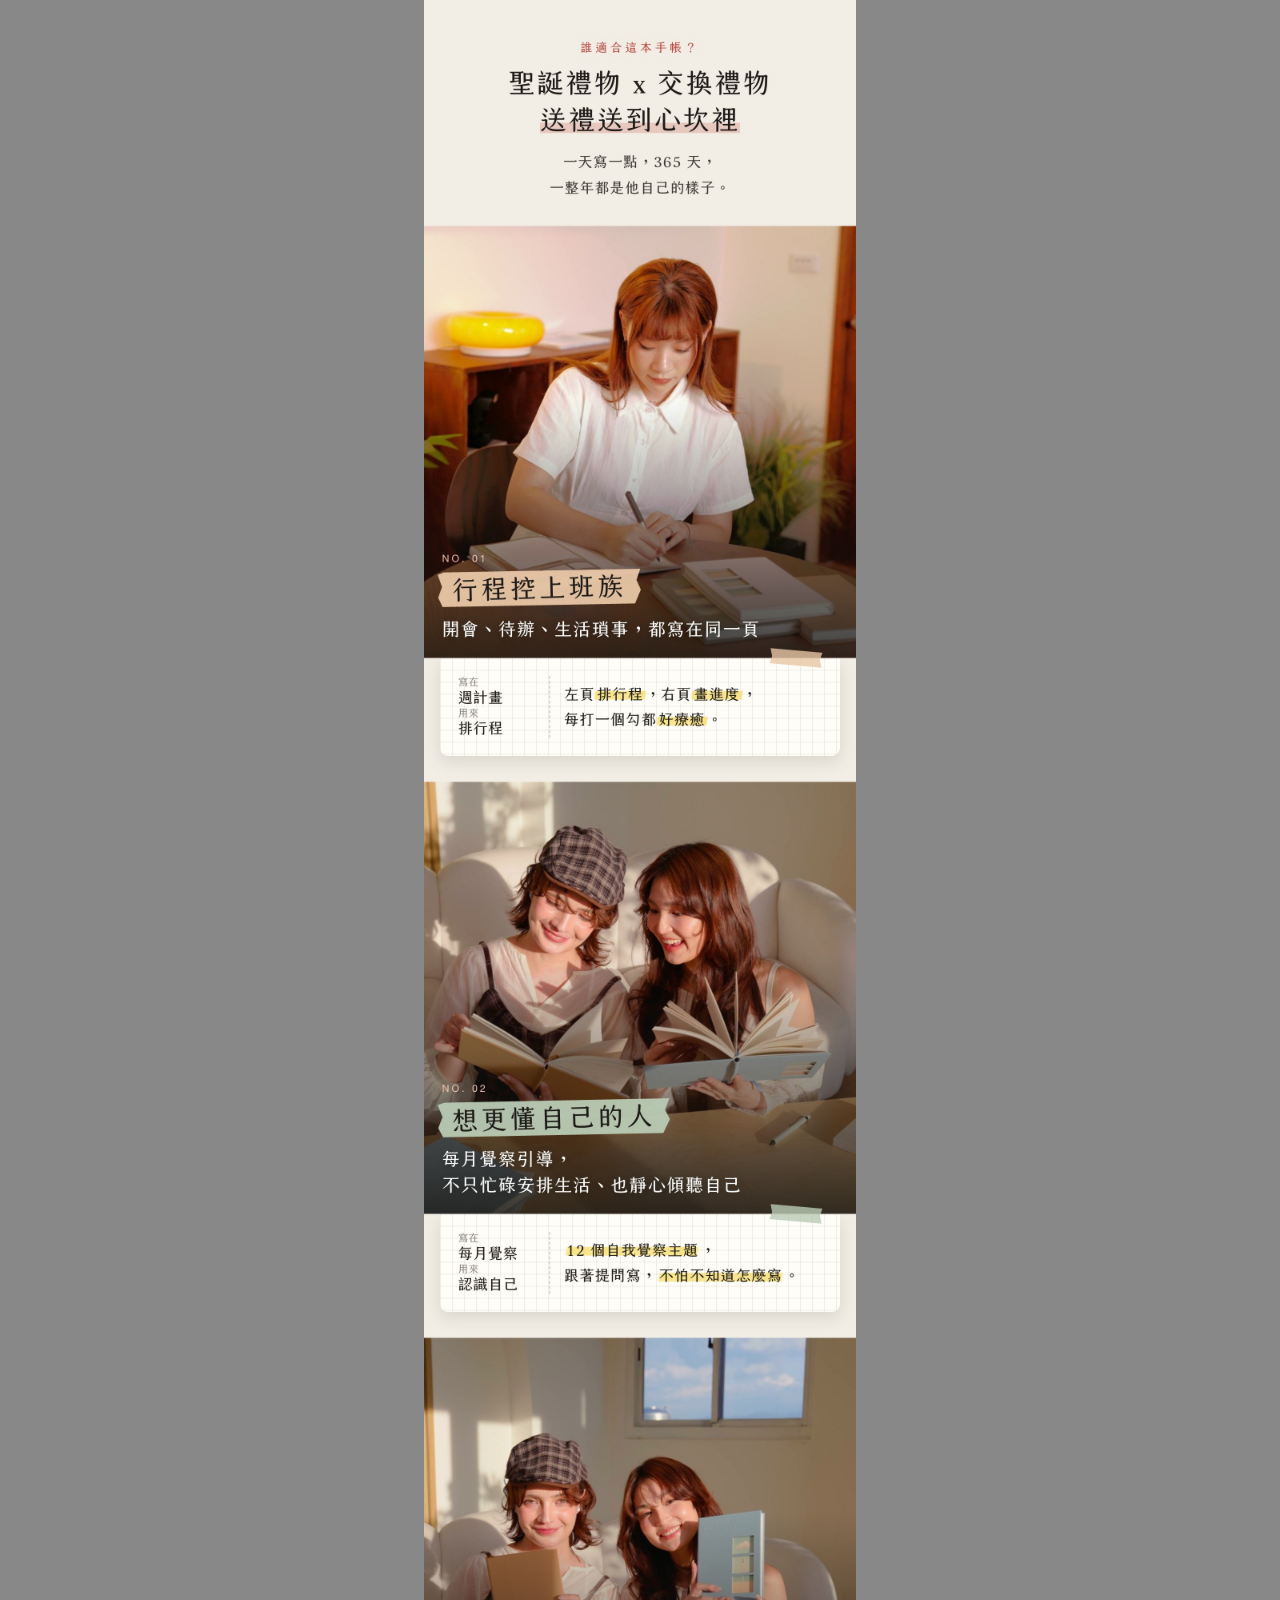
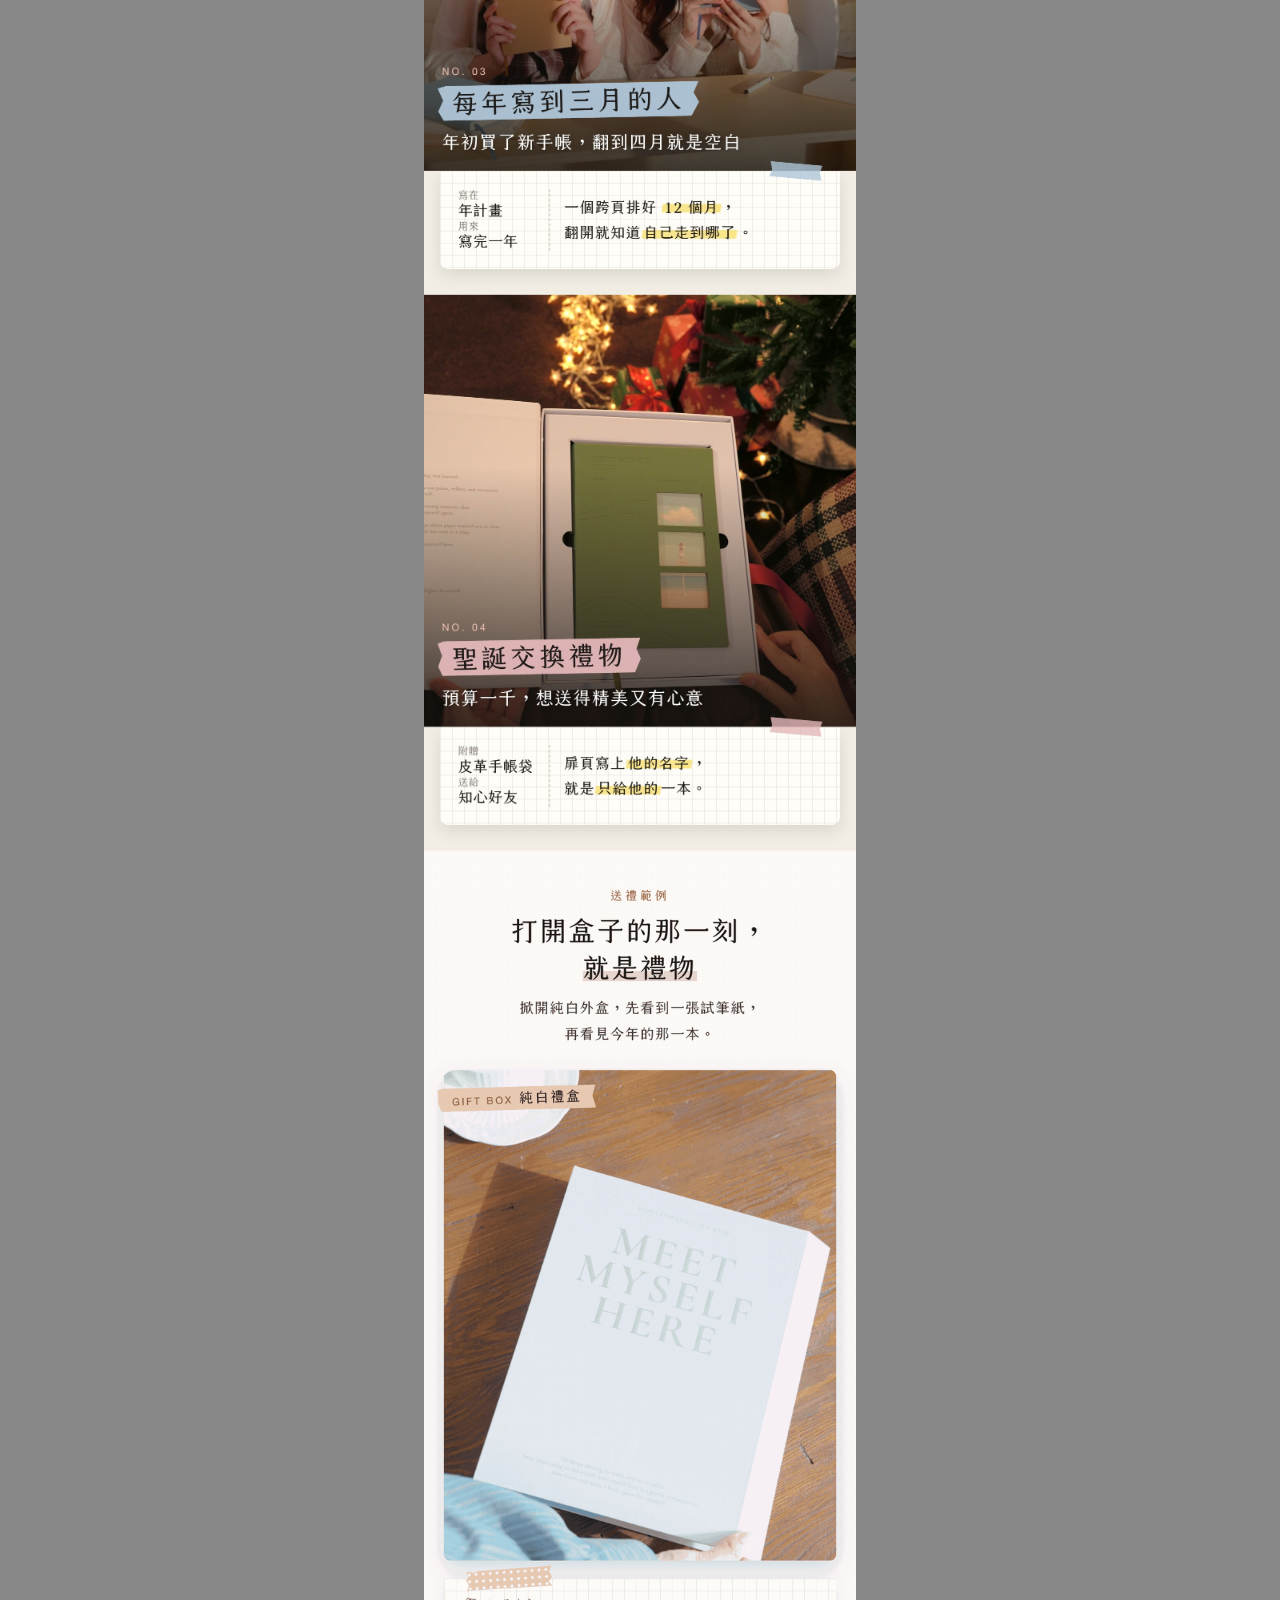
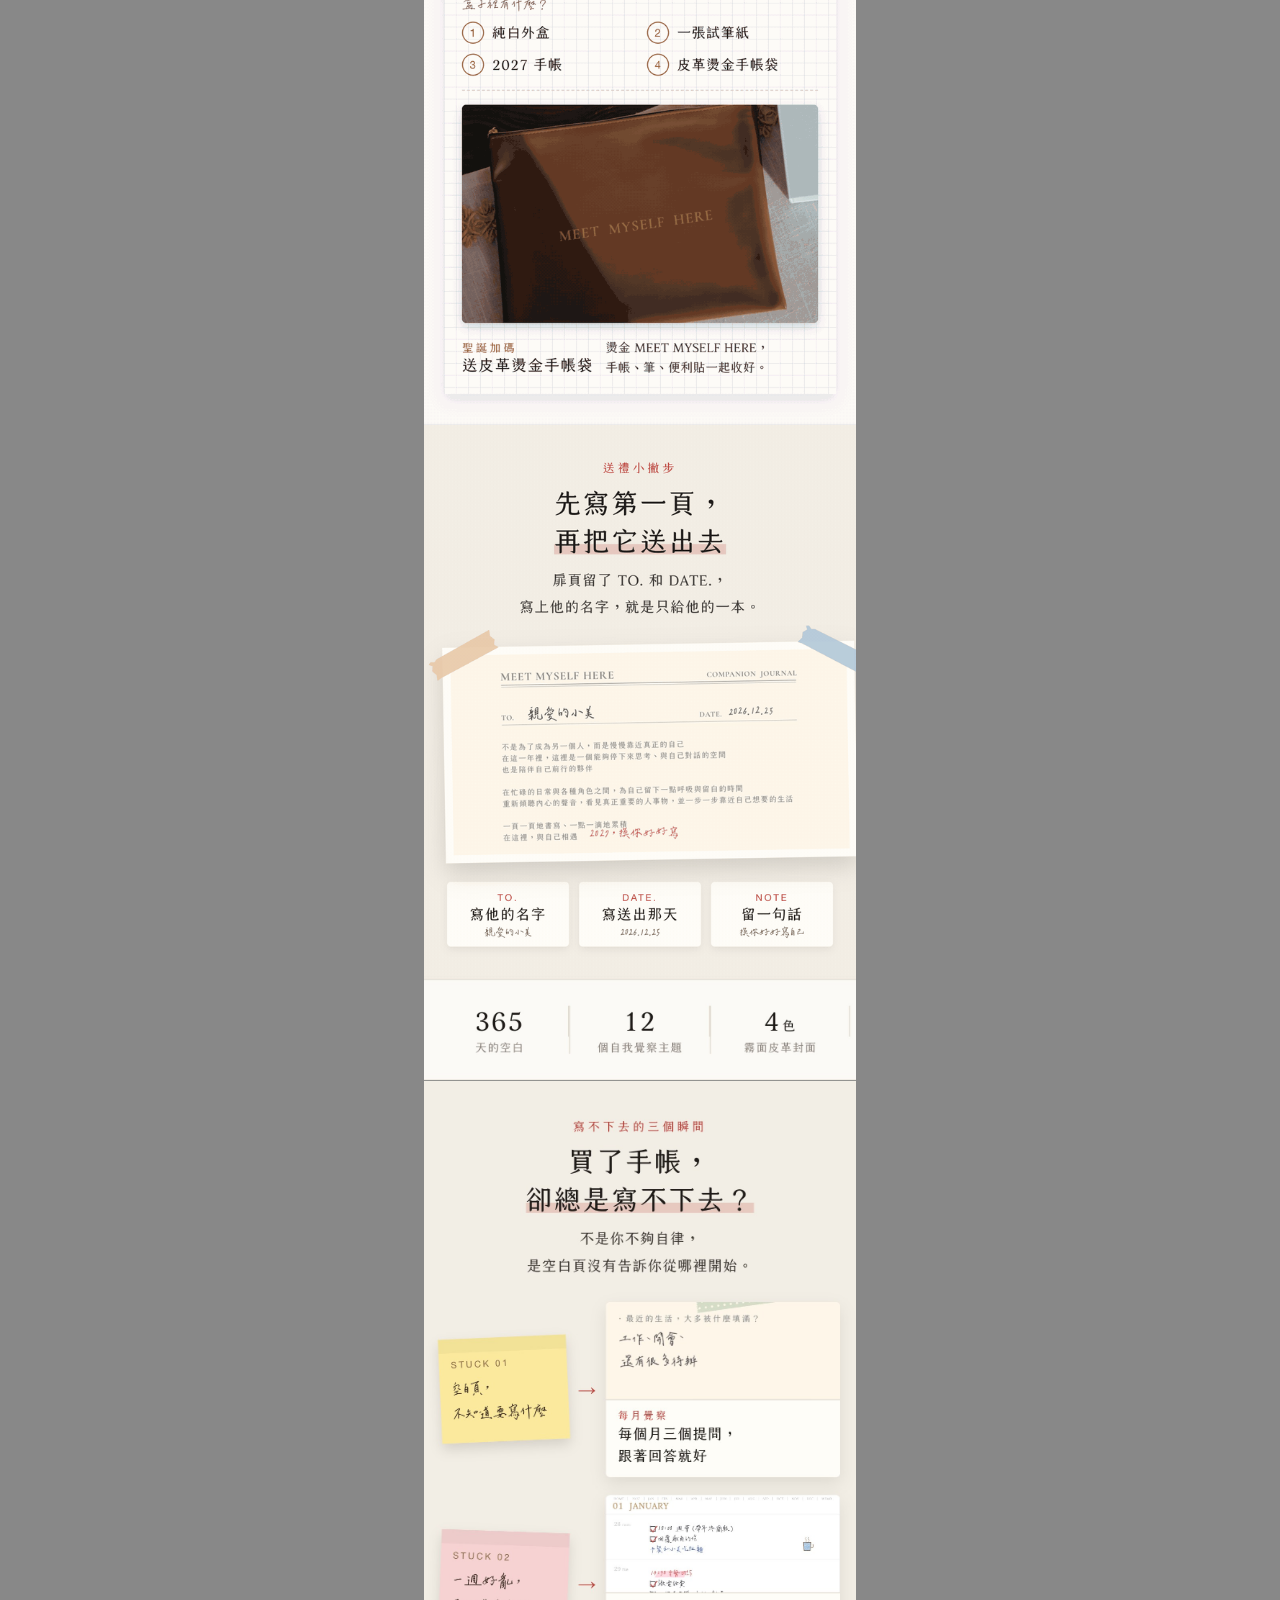
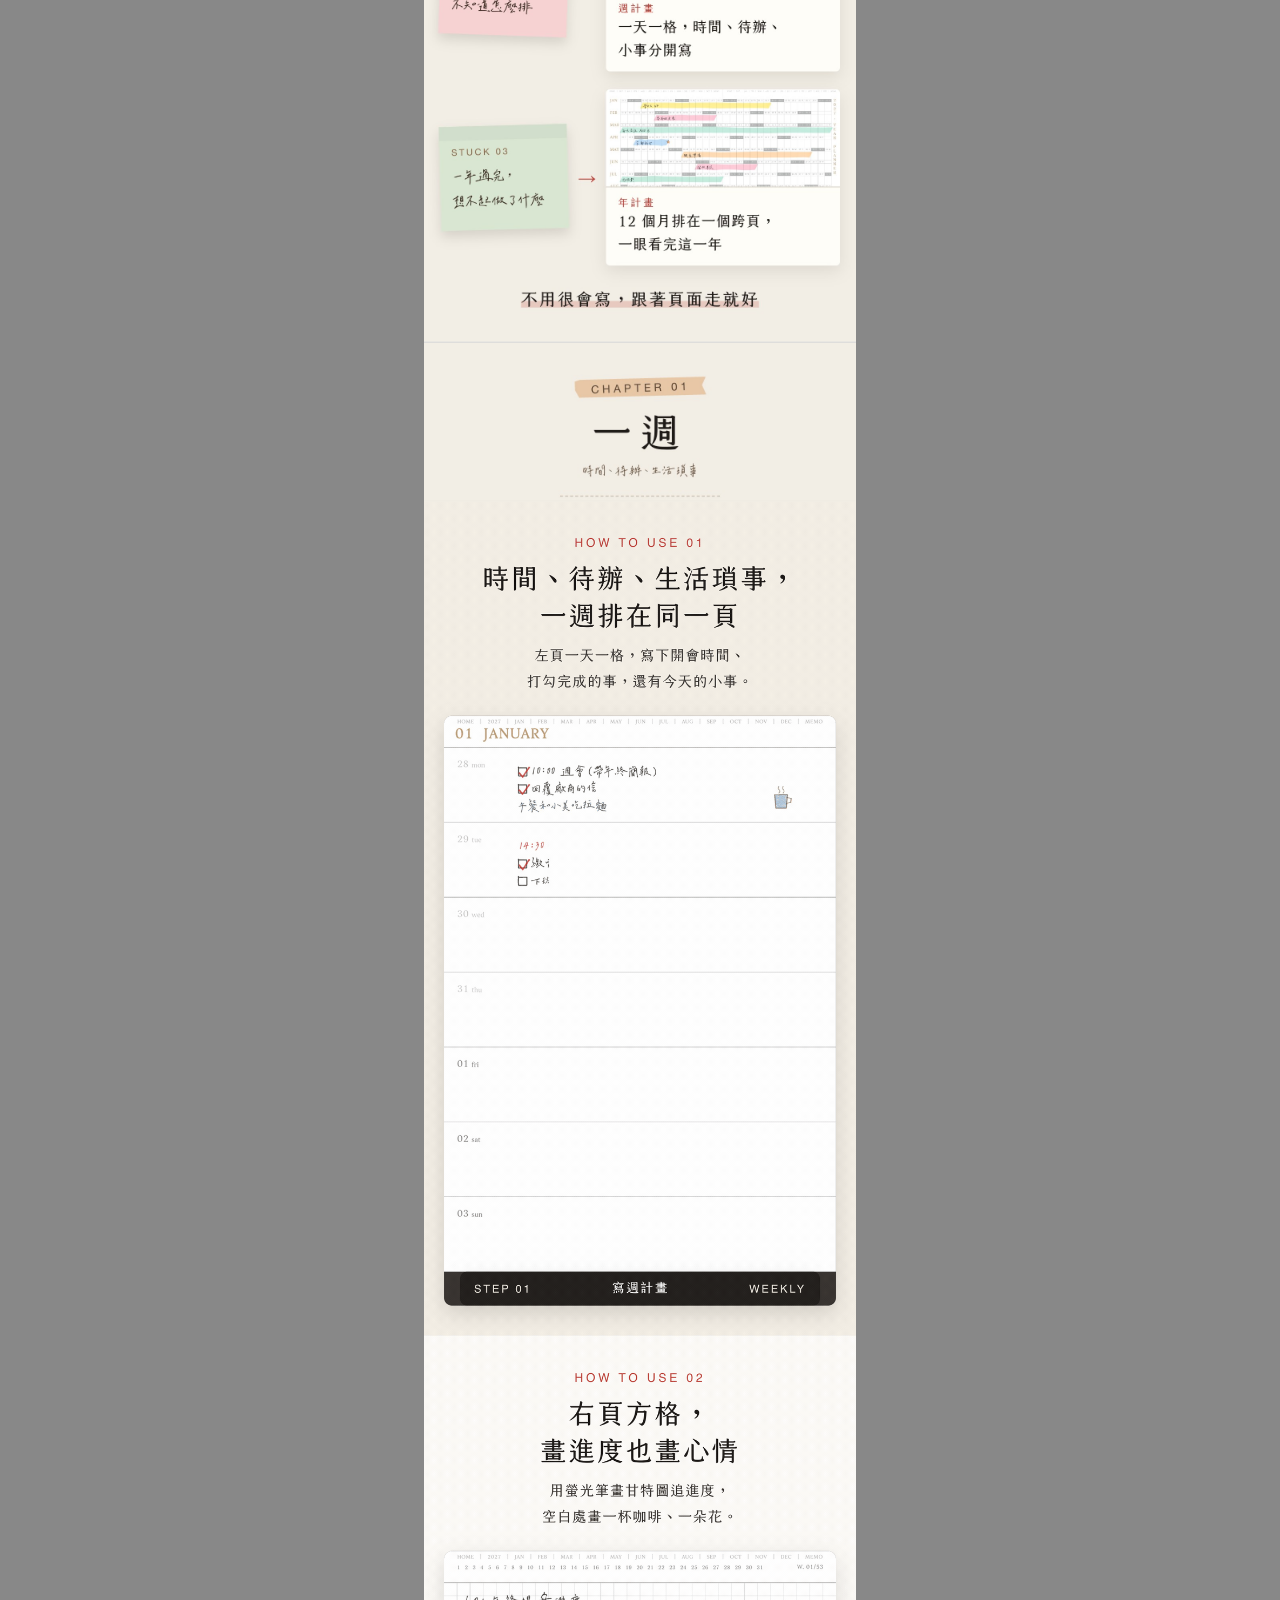
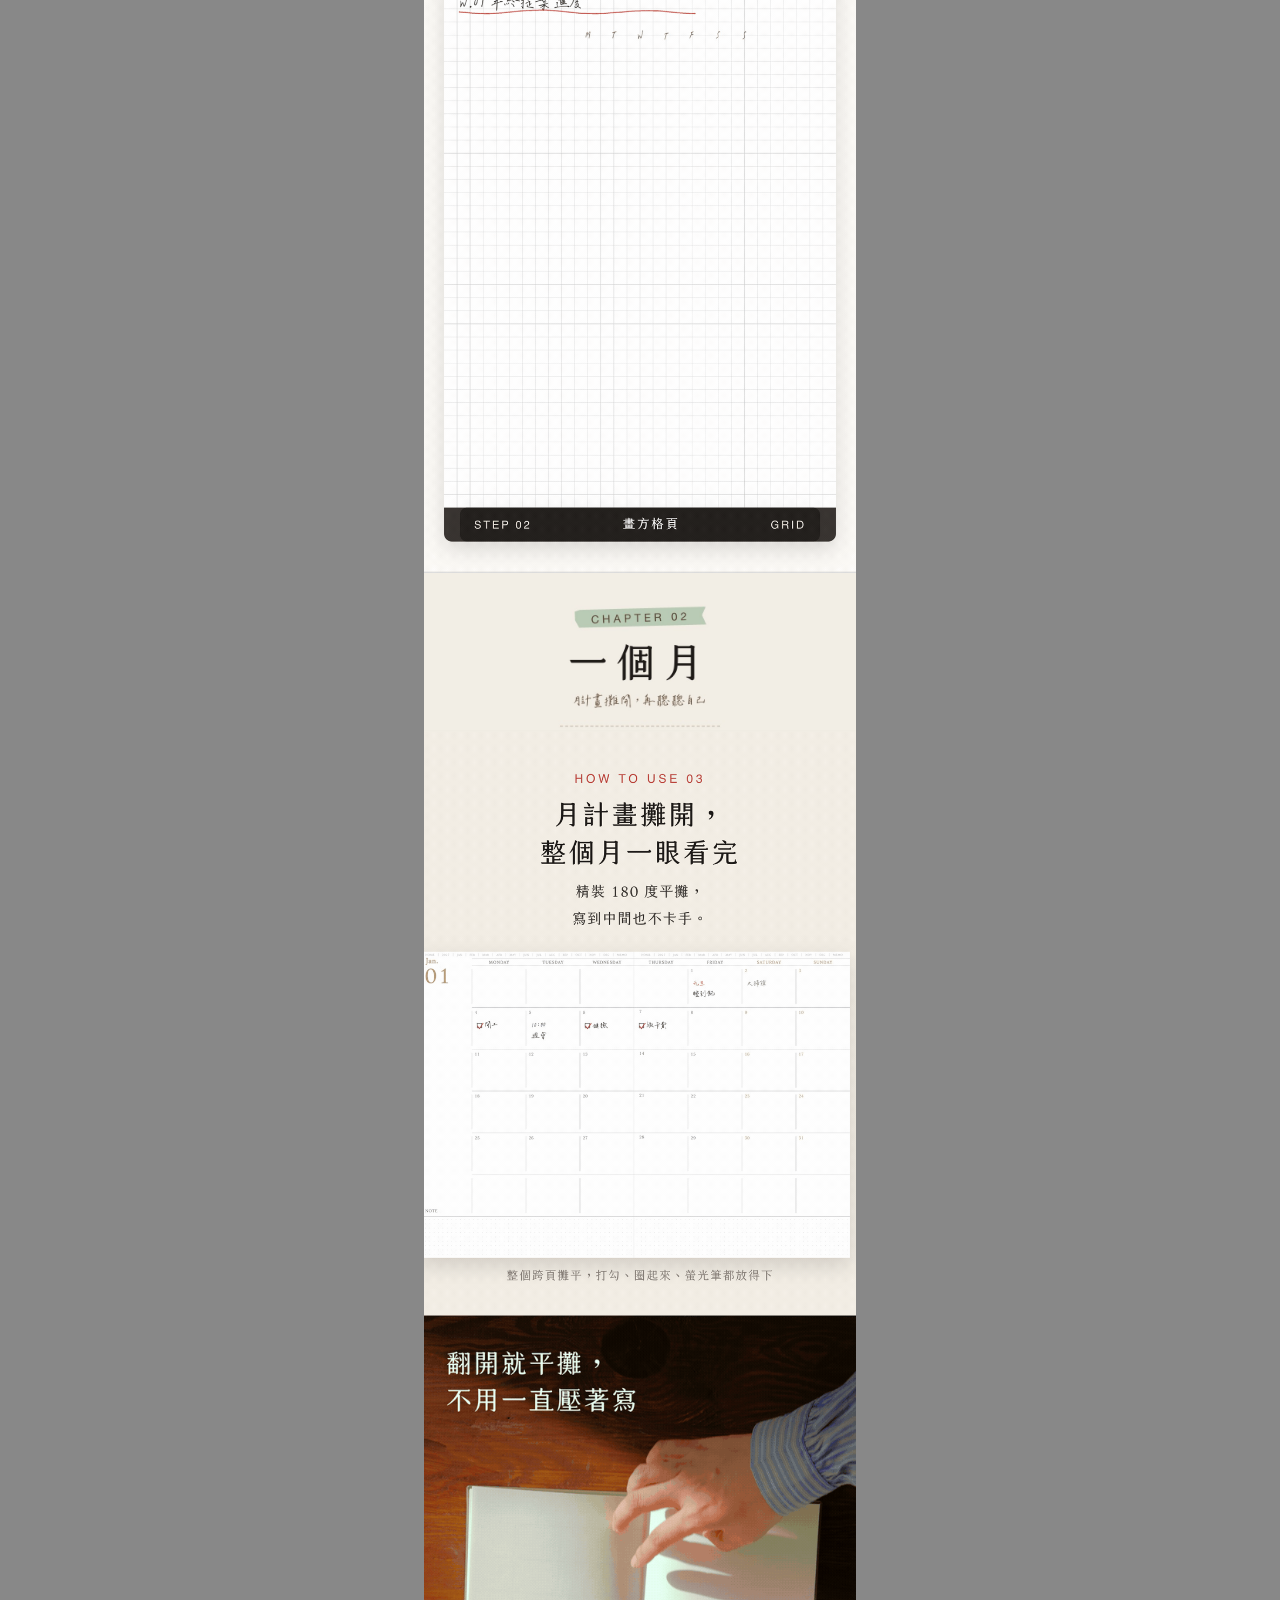
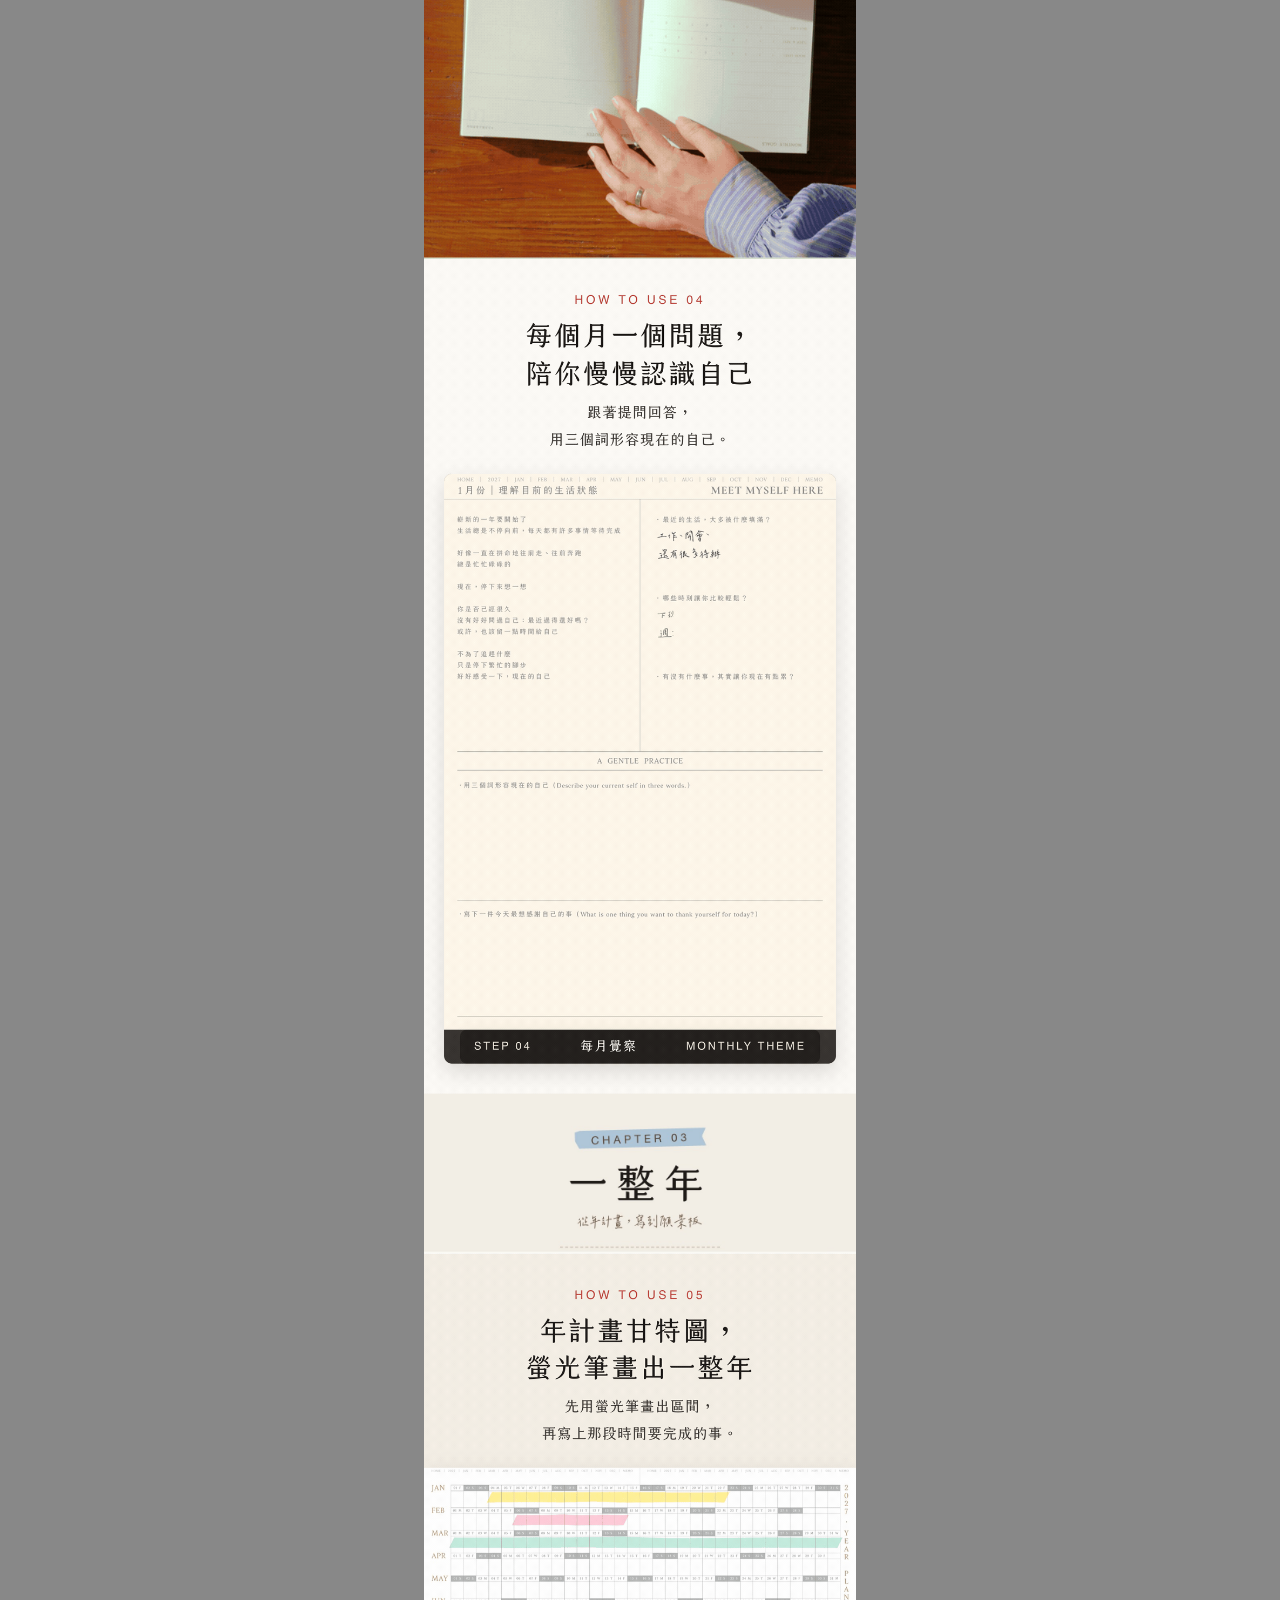
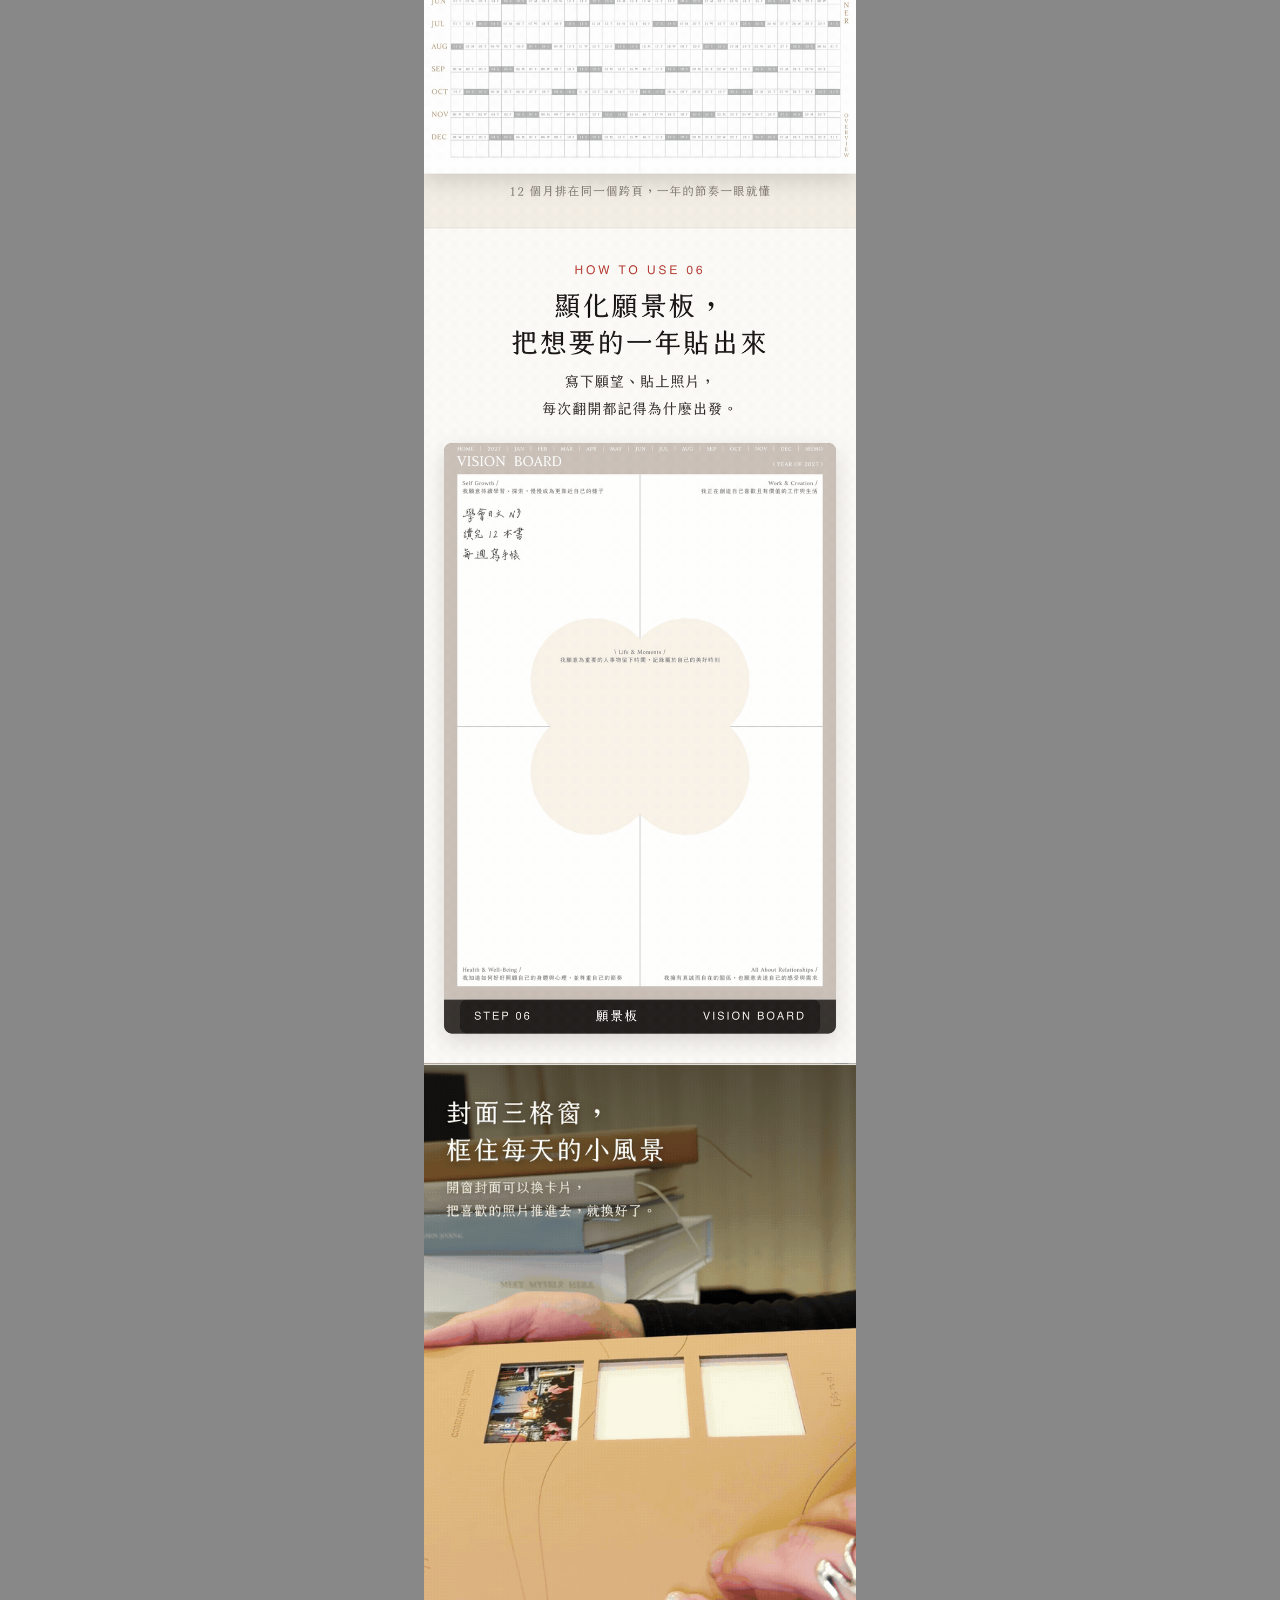
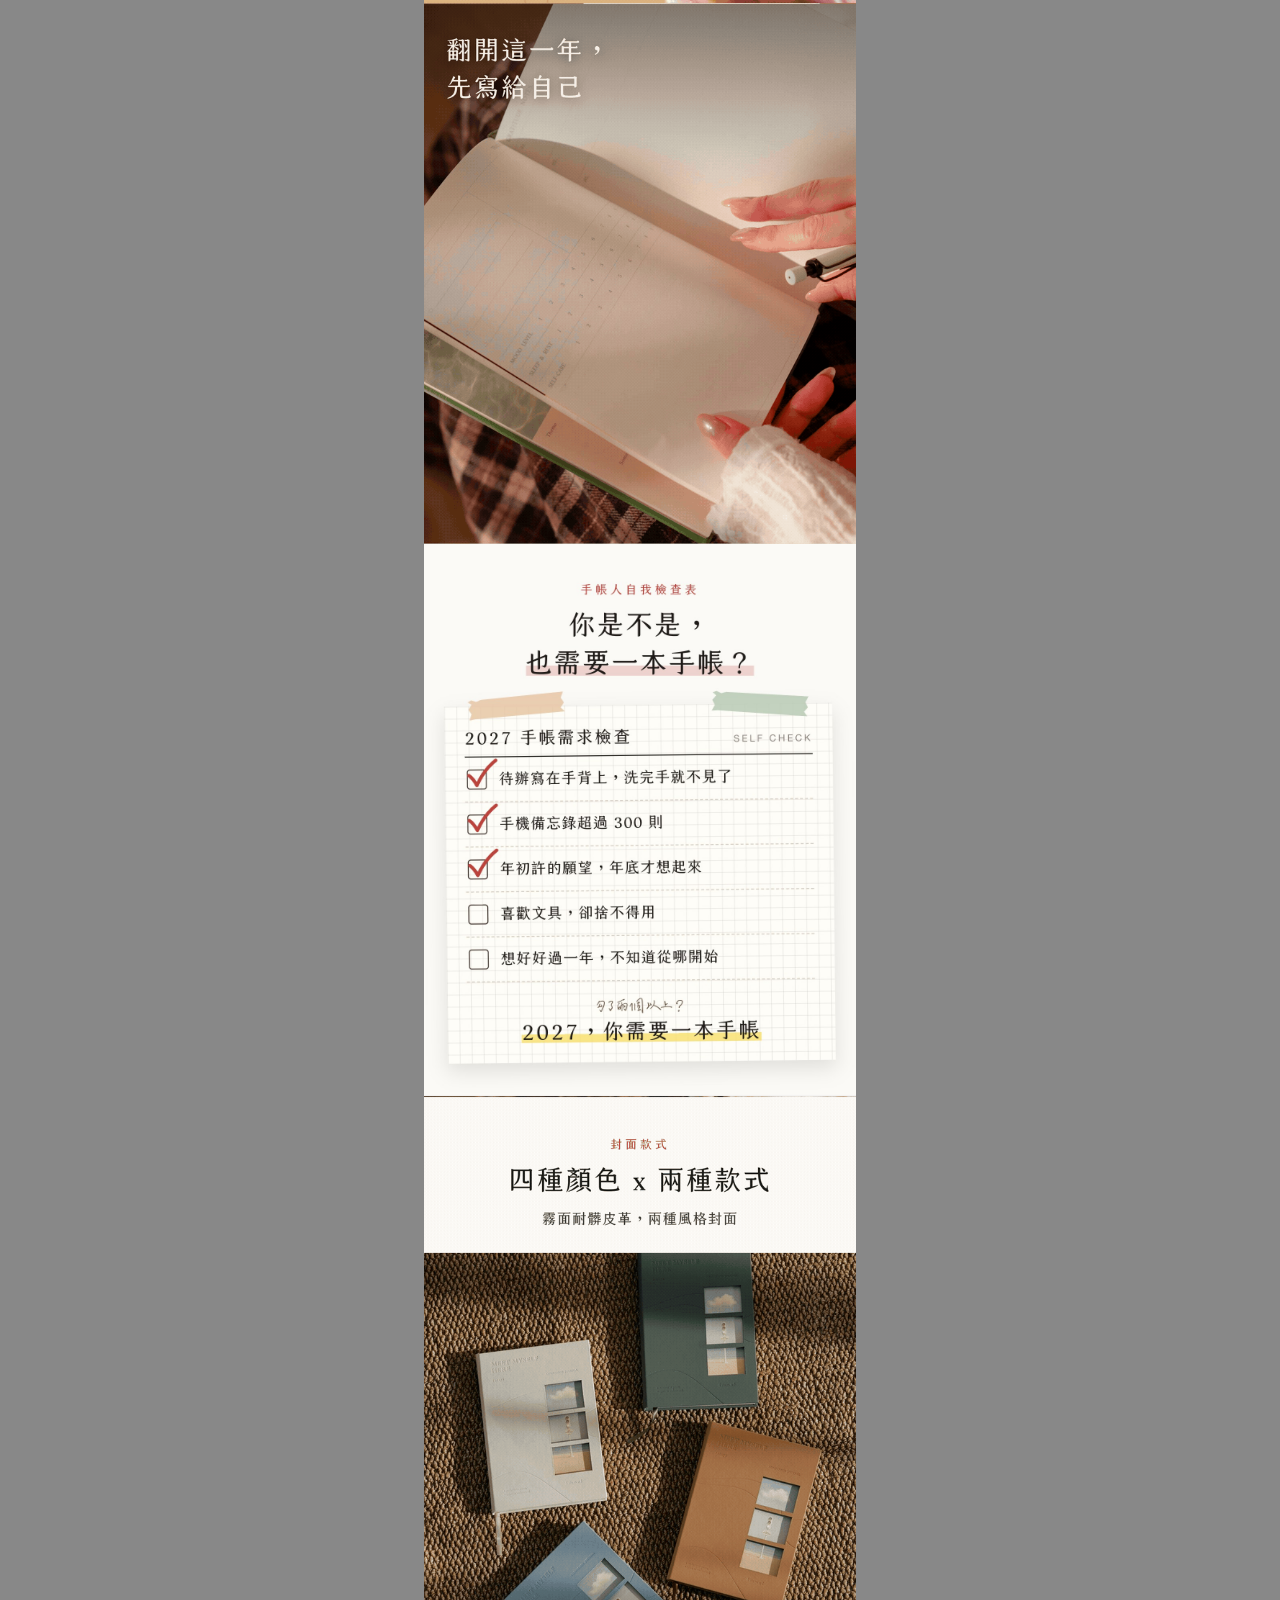
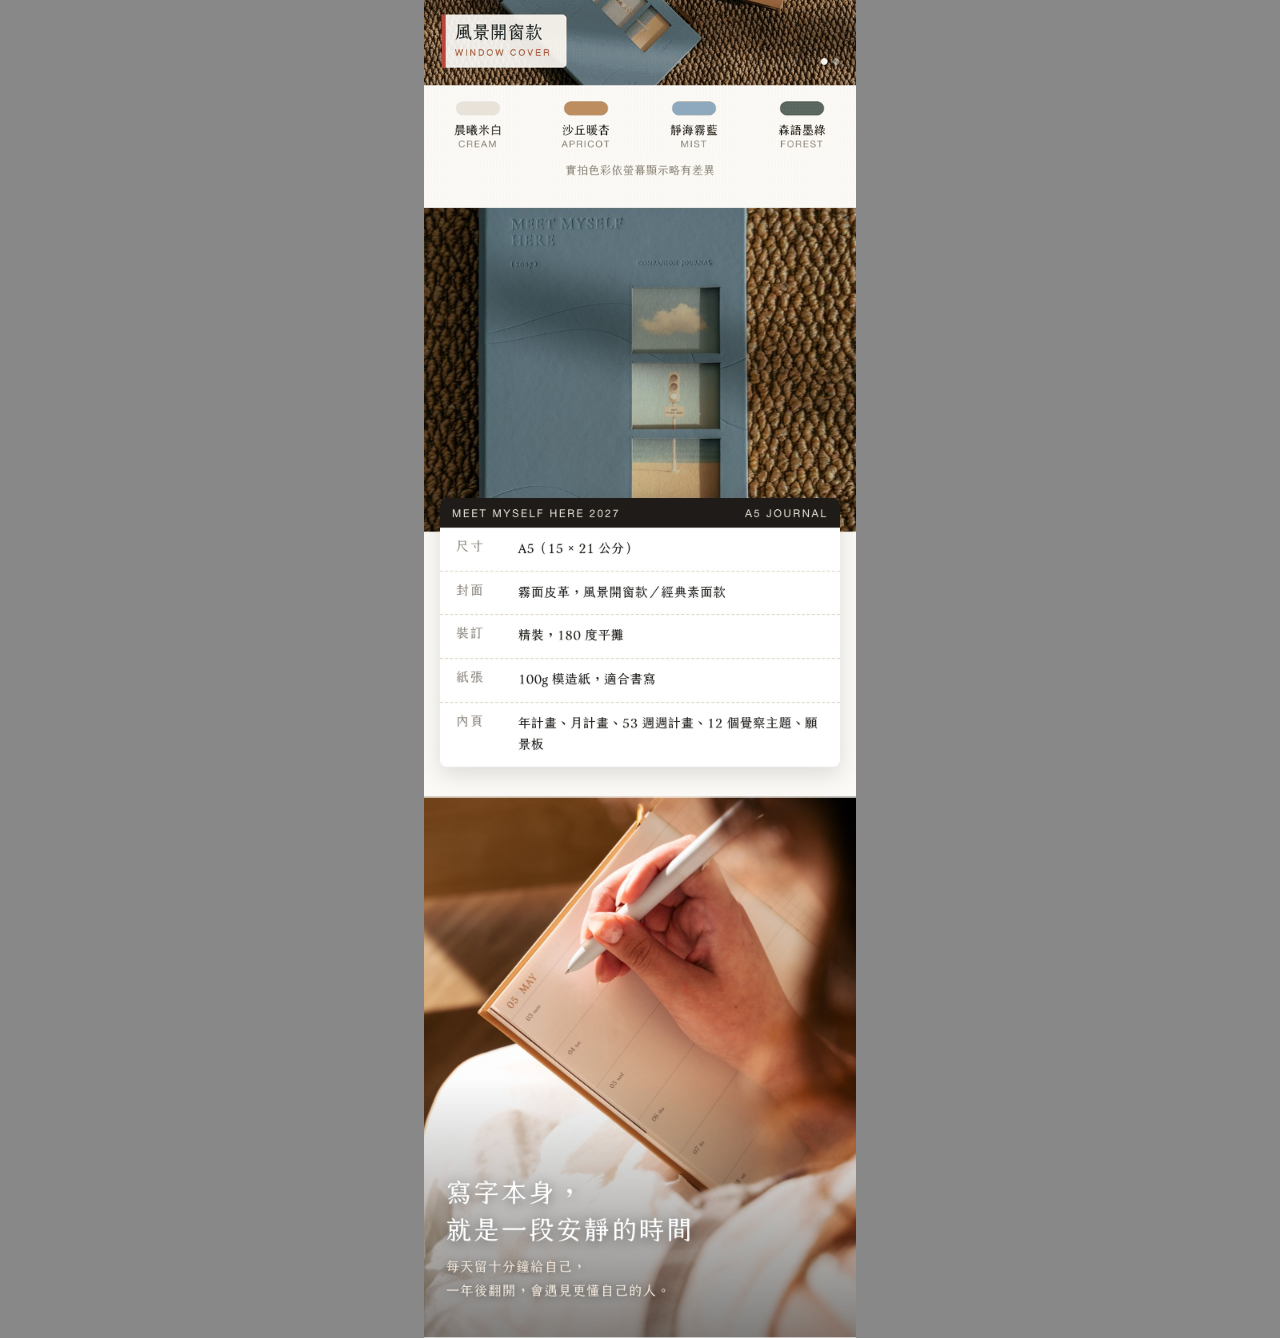
<file: index.html>
<!doctype html><meta charset="utf-8"><meta name="viewport" content="width=device-width,initial-scale=1"><title>手帳落地頁 v11</title><style>body{margin:0;background:#888}main{max-width:432px;margin:0 auto;background:#fff}img{display:block;width:100%}</style><main><img src="說明圖_1080寬/03_誰適合這本手帳.jpg?v=1127d">
<img src="說明圖_1080寬/03a_受眾卡_每年寫到三月_交換禮物.jpg?v=1127d">
<img src="說明圖_1080寬/03c_送禮範例_打開禮盒_GIF.gif?v=1127d">
<img src="說明圖_1080寬/03d_先寫第一頁再送_扉頁手寫_GIF.gif?v=1127d">
<img src="說明圖_1080寬/04_數字列.jpg?v=1127d">
<img src="說明圖_1080寬/04a_寫不下去的三個瞬間.jpg?v=1127d">
<img src="說明圖_1080寬/05_章節01_一週.jpg?v=1127d">
<img src="說明圖_1080寬/05a_週計畫_GIF.gif?v=1127d">
<img src="說明圖_1080寬/05b_方格頁甘特圖_GIF.gif?v=1127d">
<img src="說明圖_1080寬/05c_章節02_一個月.jpg?v=1127d">
<img src="說明圖_1080寬/06_月計畫攤平_GIF.gif?v=1127d">
<img src="說明圖_1080寬/06x_翻開就平攤_GIF.gif?v=1127d">
<img src="說明圖_1080寬/06a_每月覺察_GIF.gif?v=1127d">
<img src="說明圖_1080寬/06b0_章節03_一整年.jpg?v=1127d">
<img src="說明圖_1080寬/06b_年計畫甘特圖_GIF.gif?v=1127d">
<img src="說明圖_1080寬/06c_顯化願景板_GIF.gif?v=1127d">
<img src="說明圖_1080寬/07_開窗封面推照片進去_GIF.gif?v=1127d">
<img src="說明圖_1080寬/08_翻開這一年_GIF.gif?v=1127d">
<img src="說明圖_1080寬/09_手帳人自我檢查表.jpg?v=1127d">
<img src="說明圖_1080寬/10_四種顏色兩種款式_輪播_GIF.gif?v=1127d">
<img src="說明圖_1080寬/11_規格.jpg?v=1127d">
<img src="說明圖_1080寬/12_轉折.jpg?v=1127d"></main>
</file>
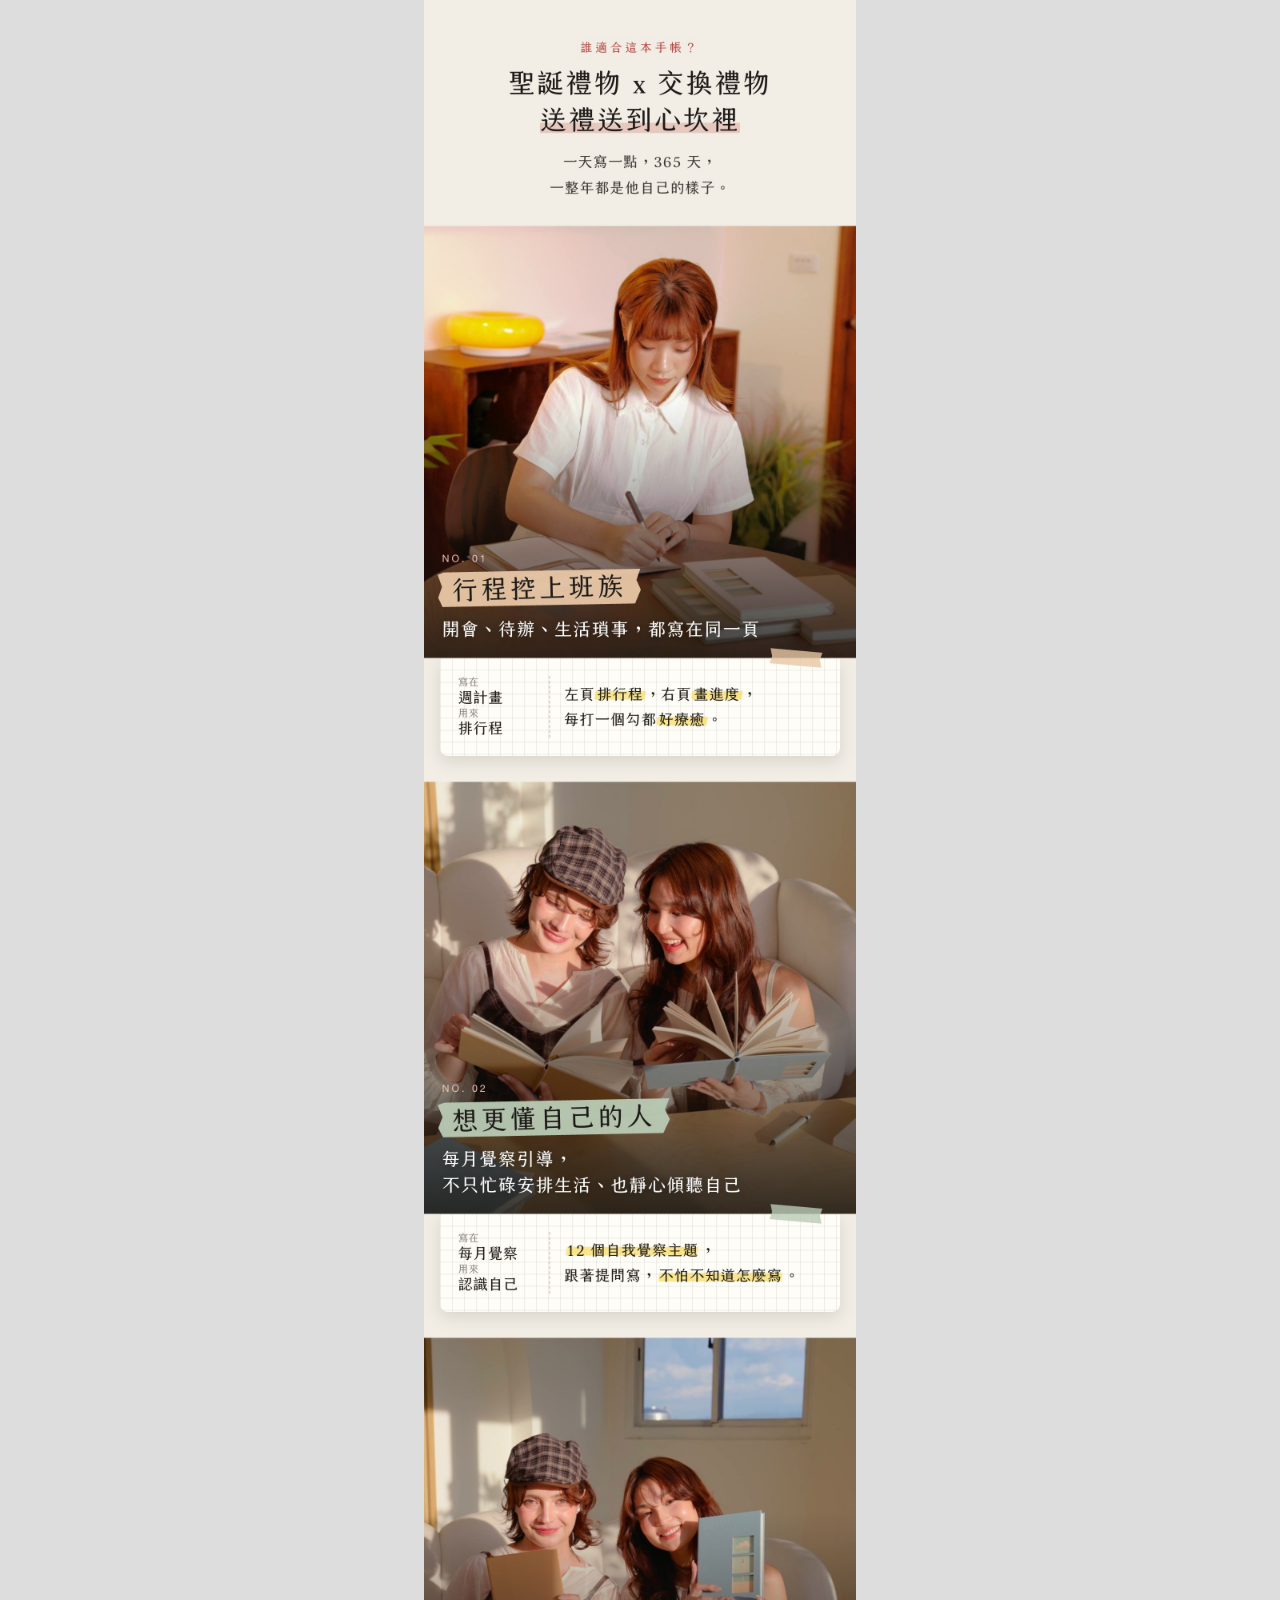
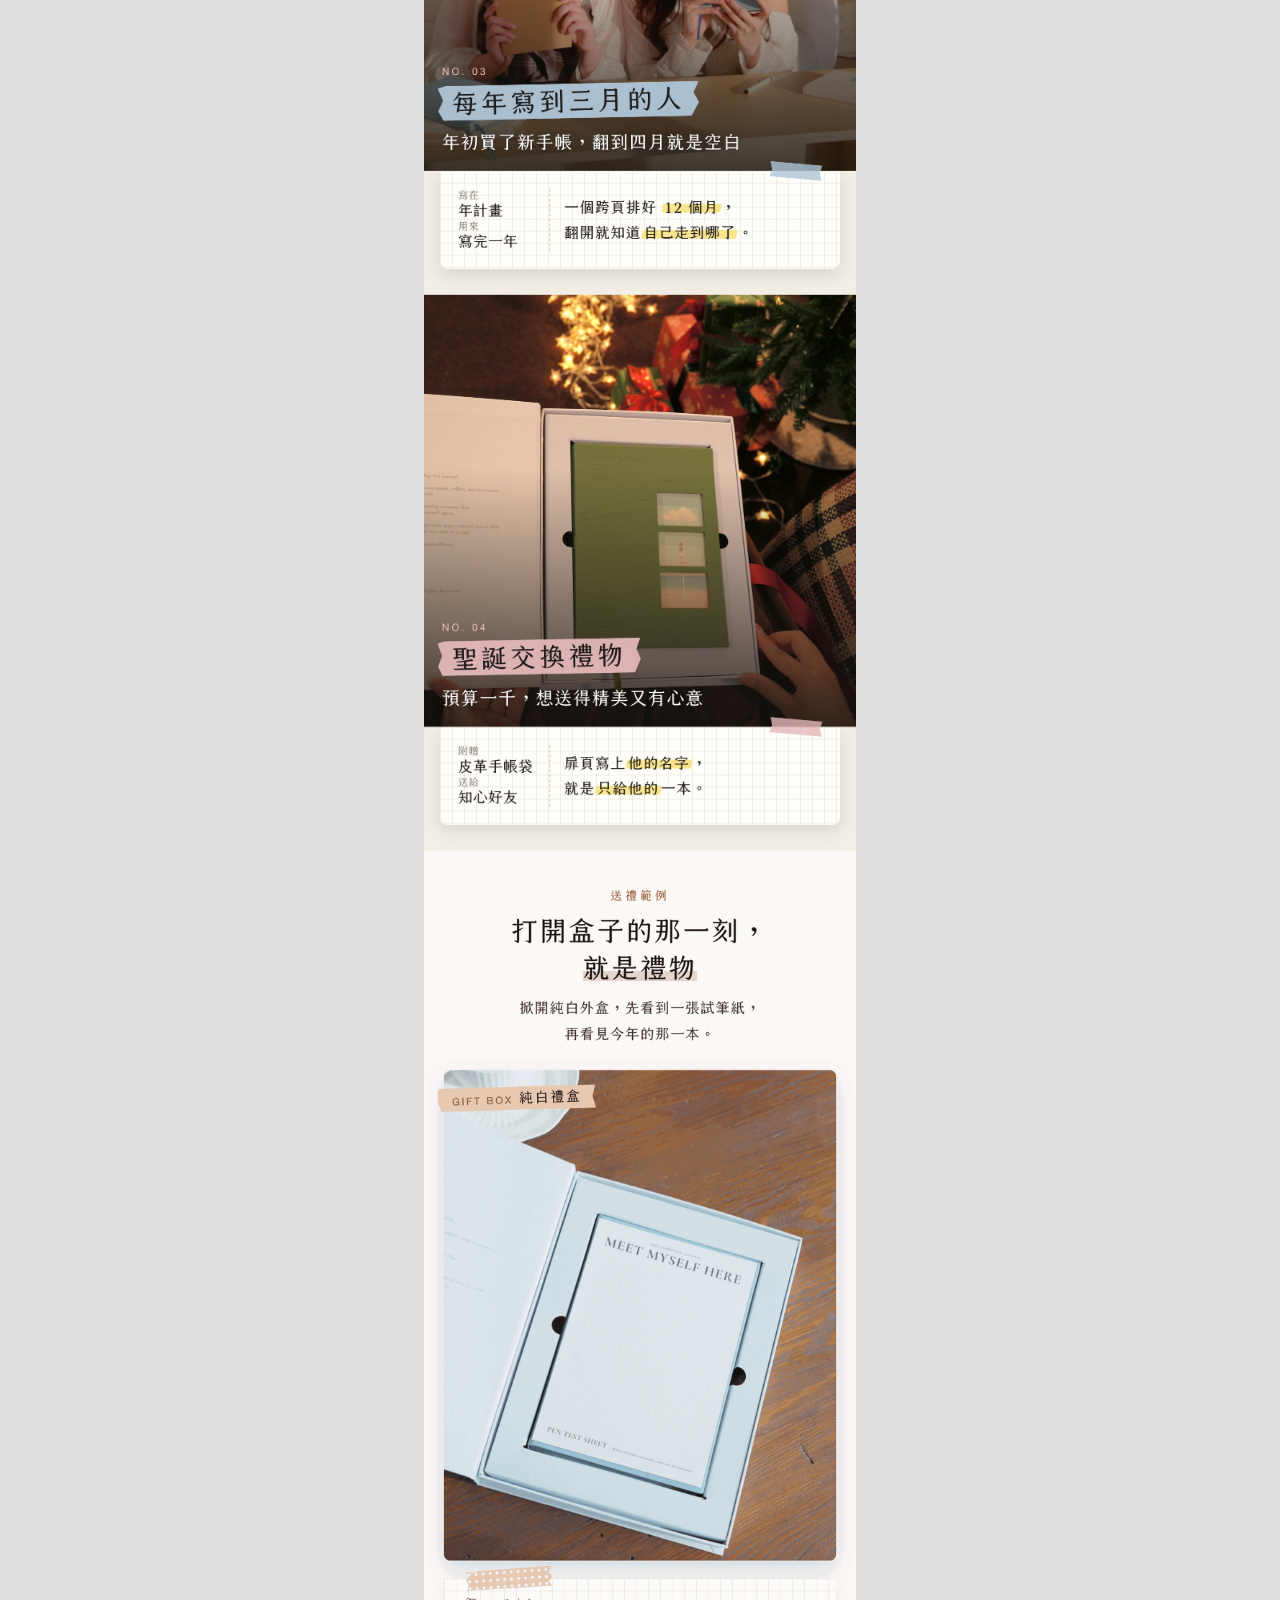
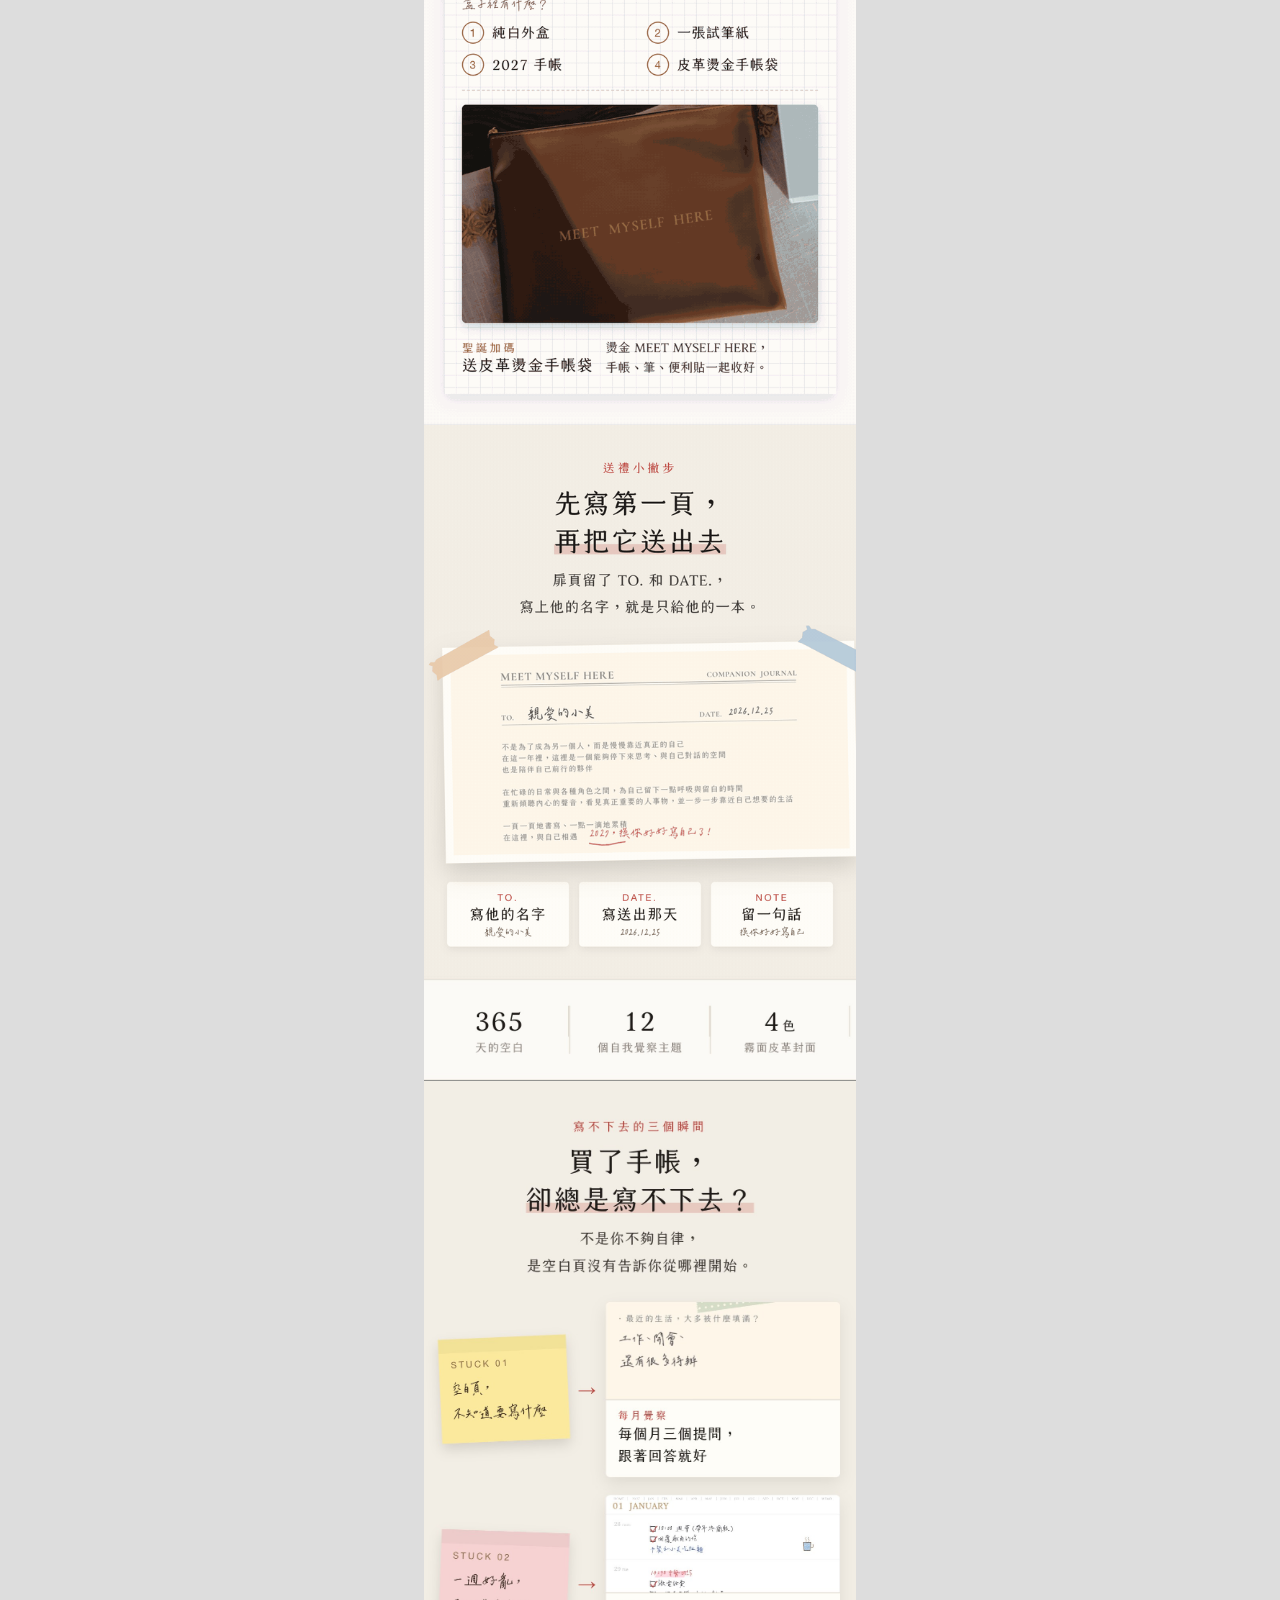
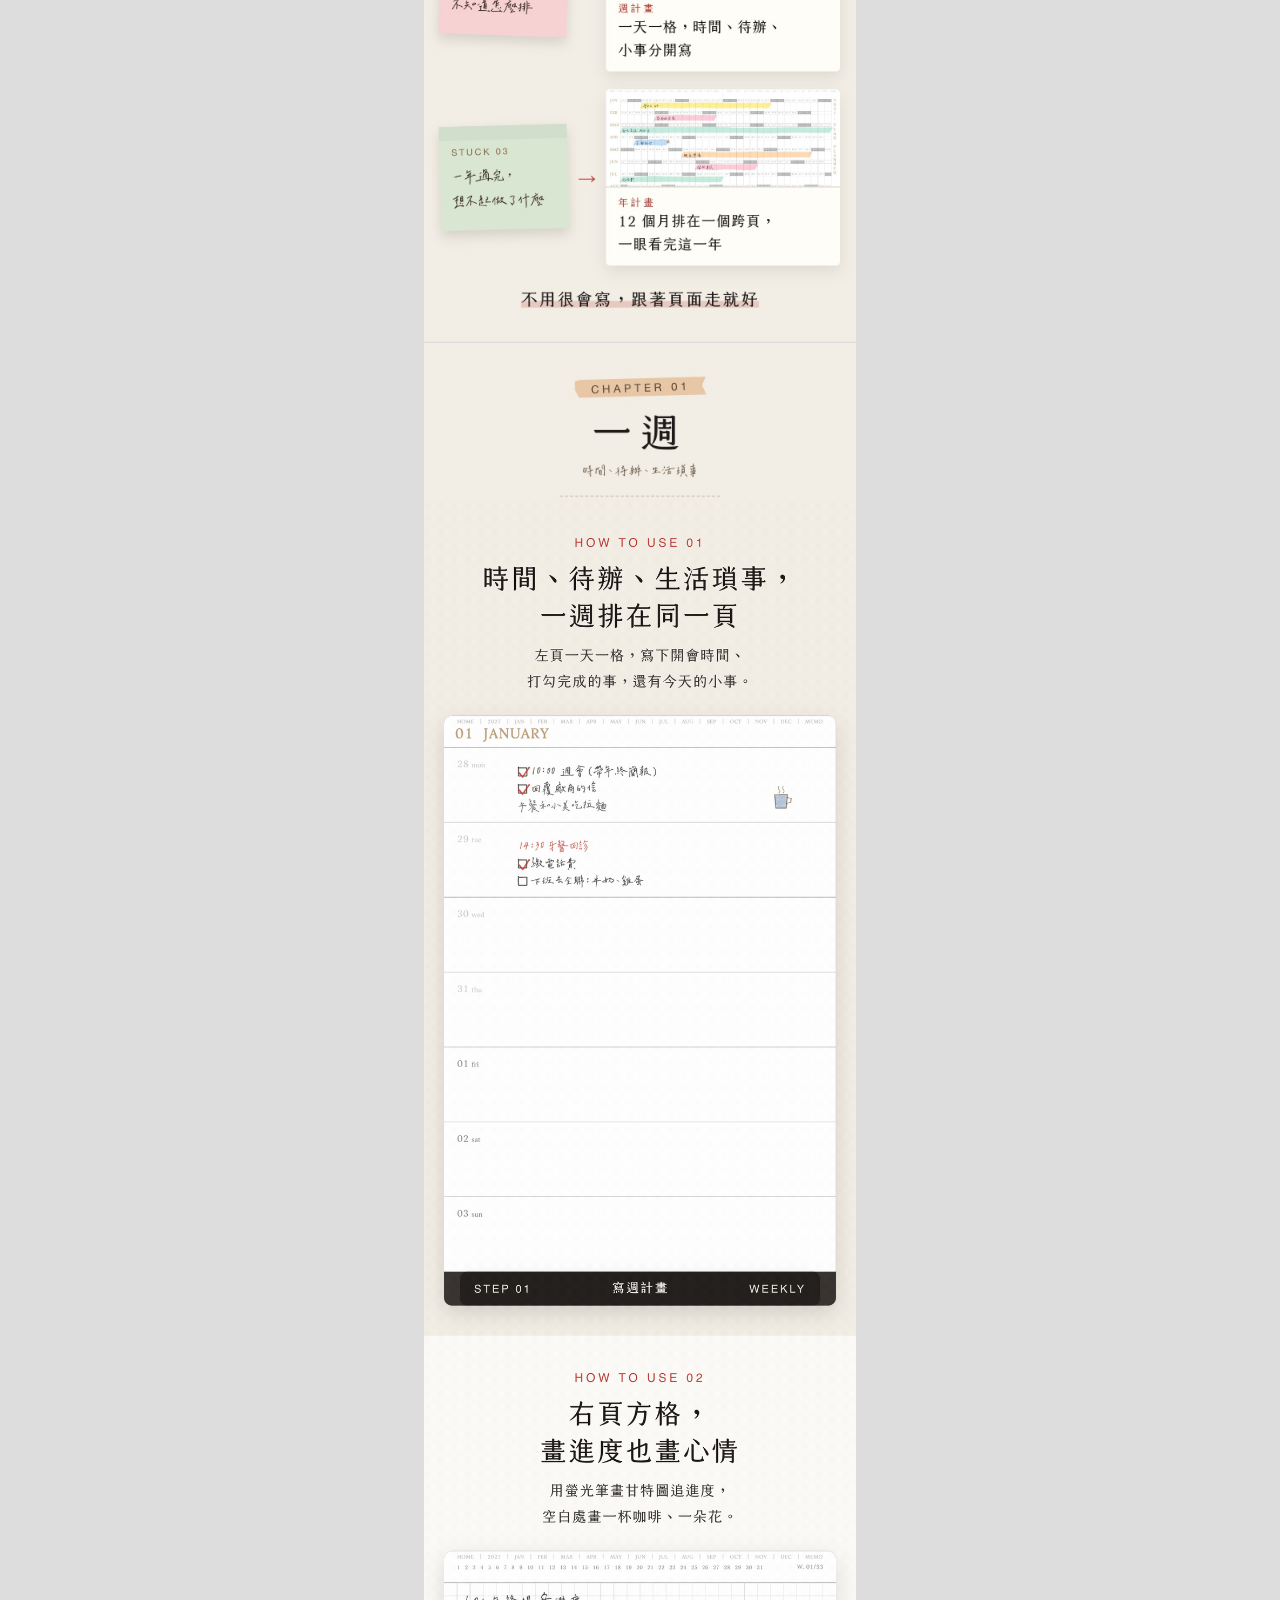
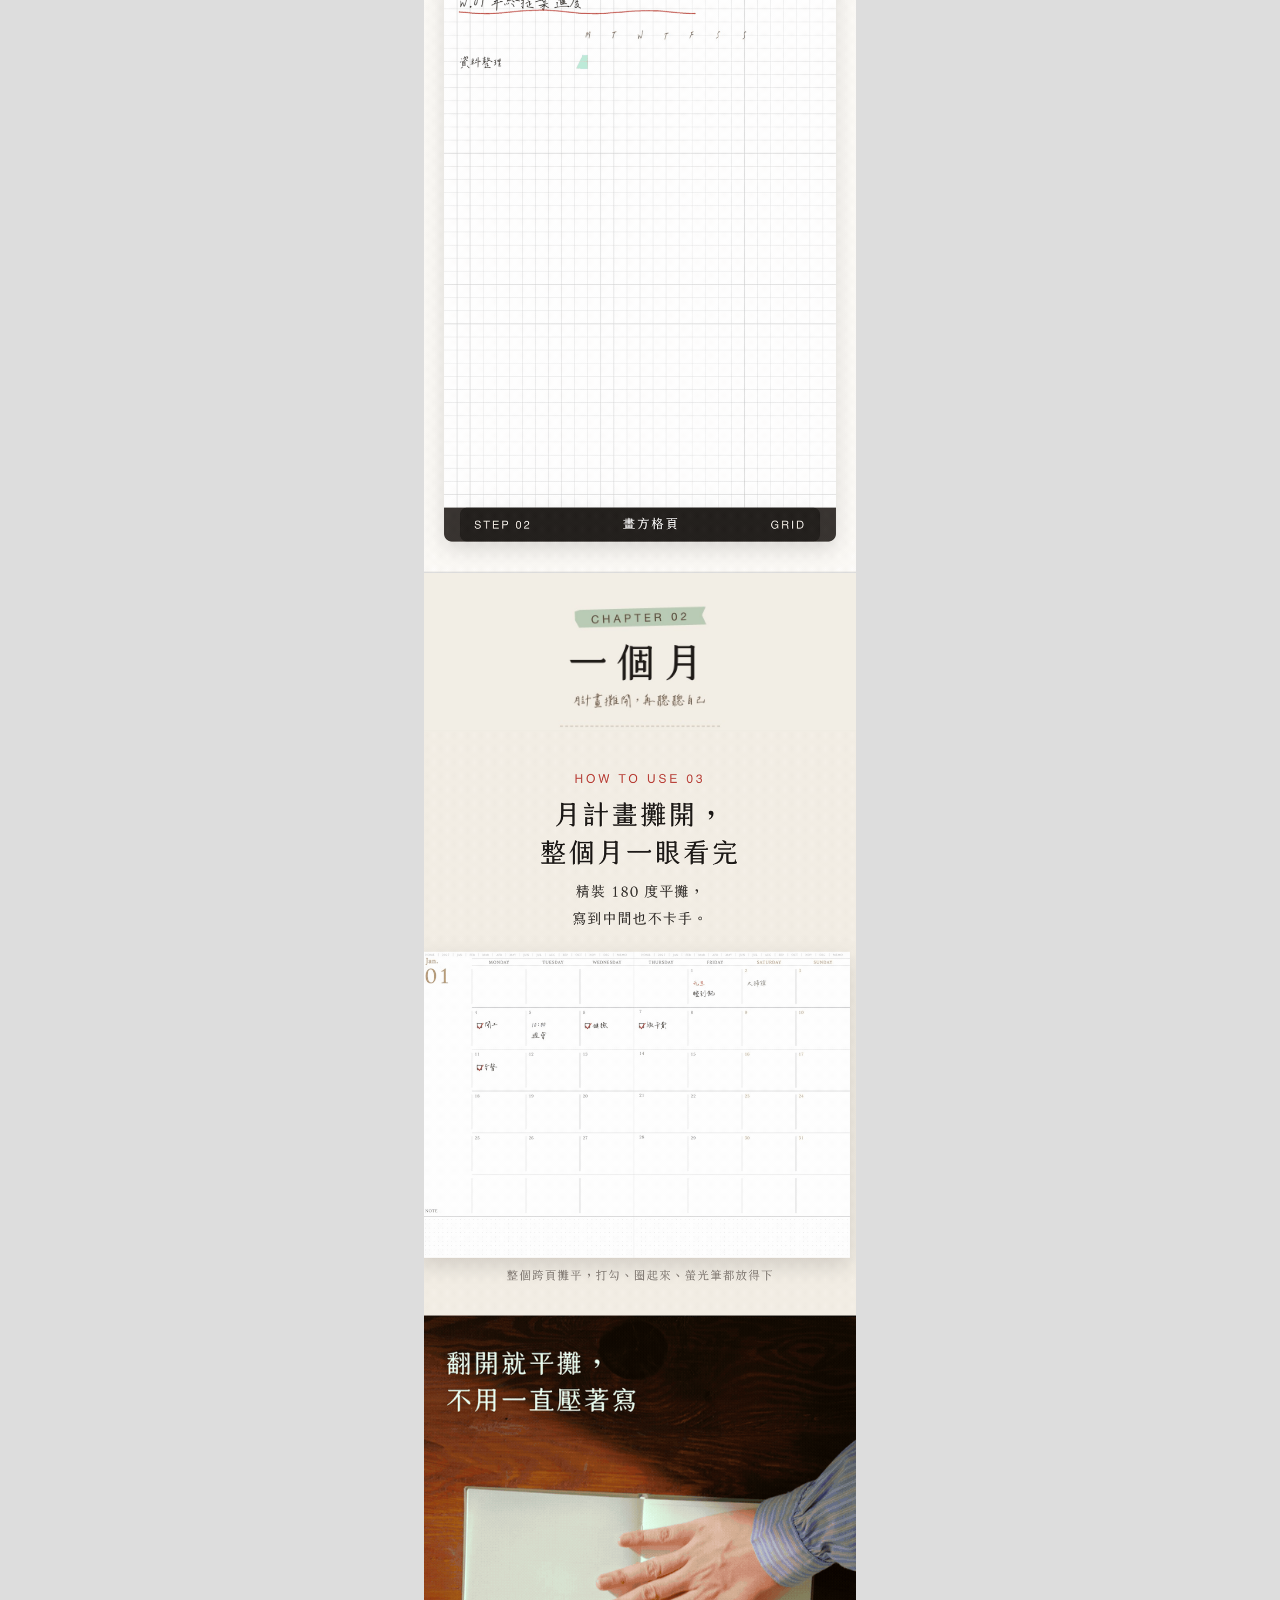
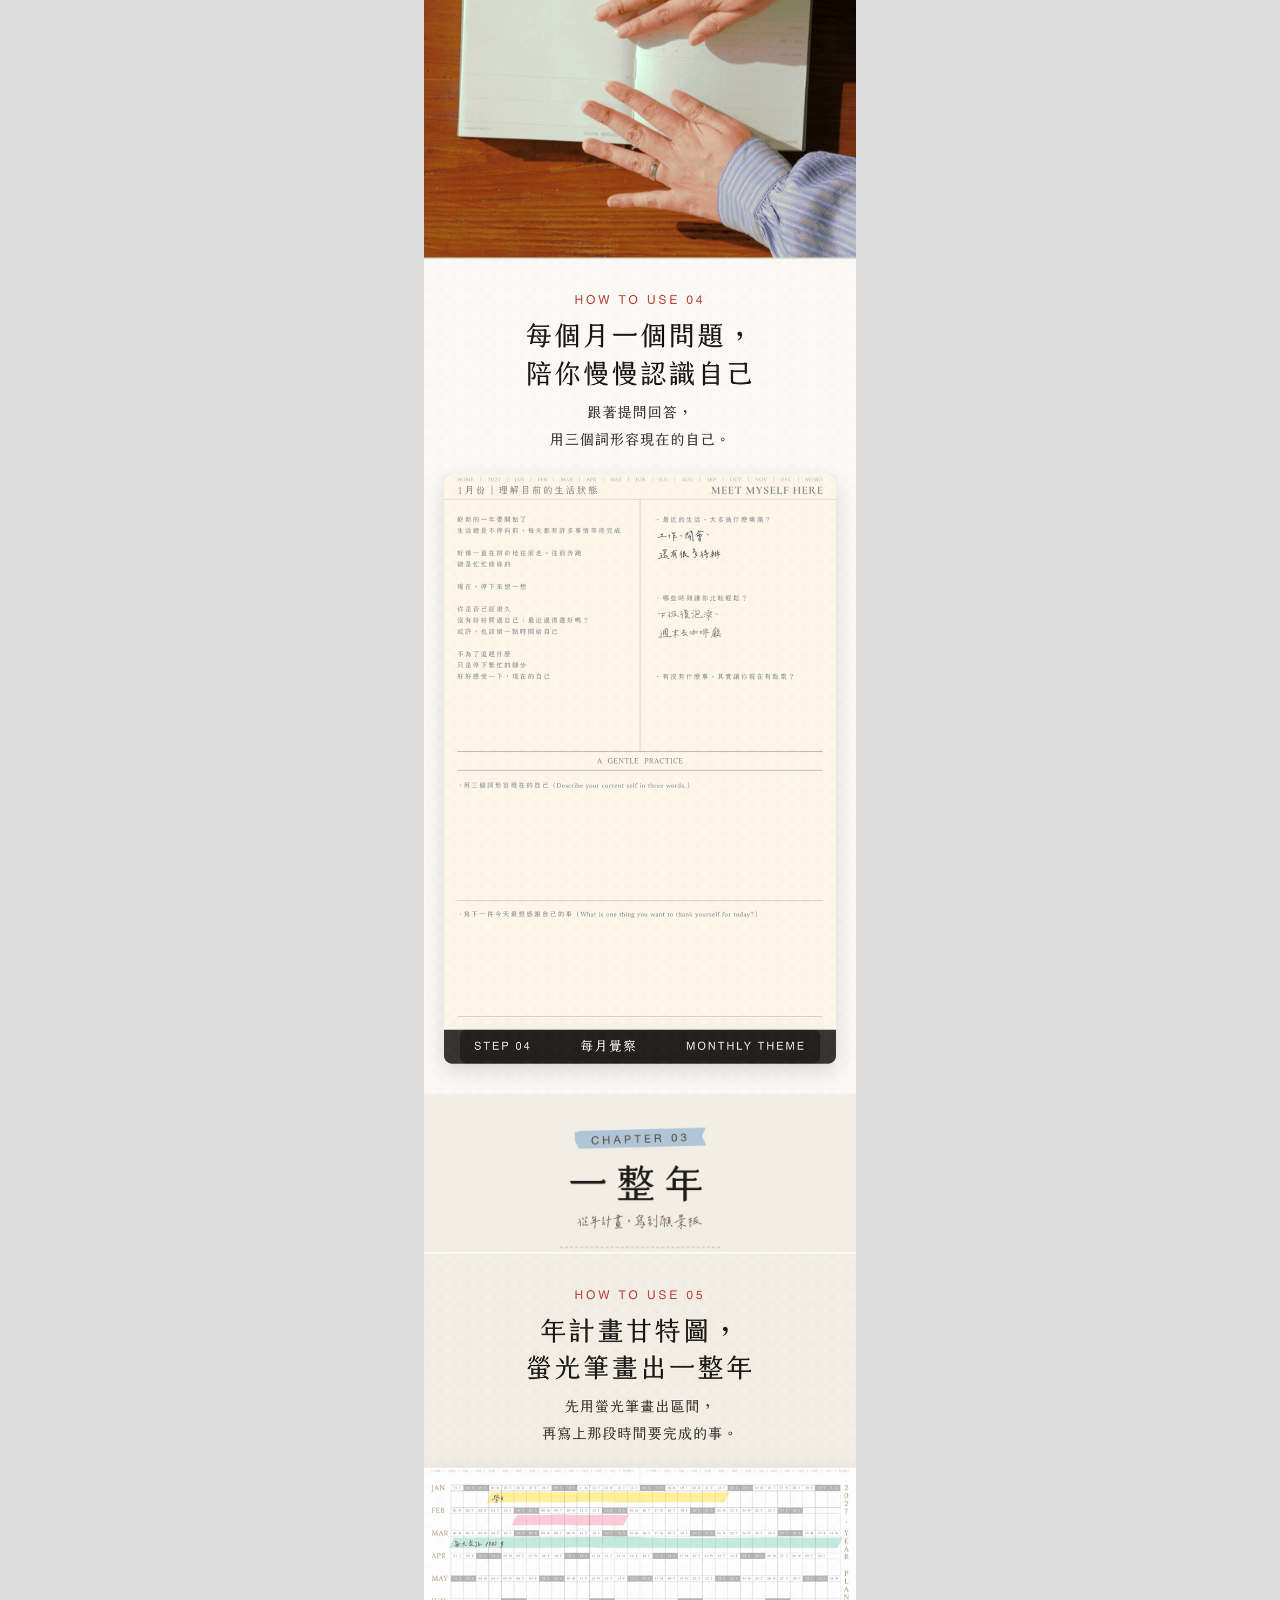
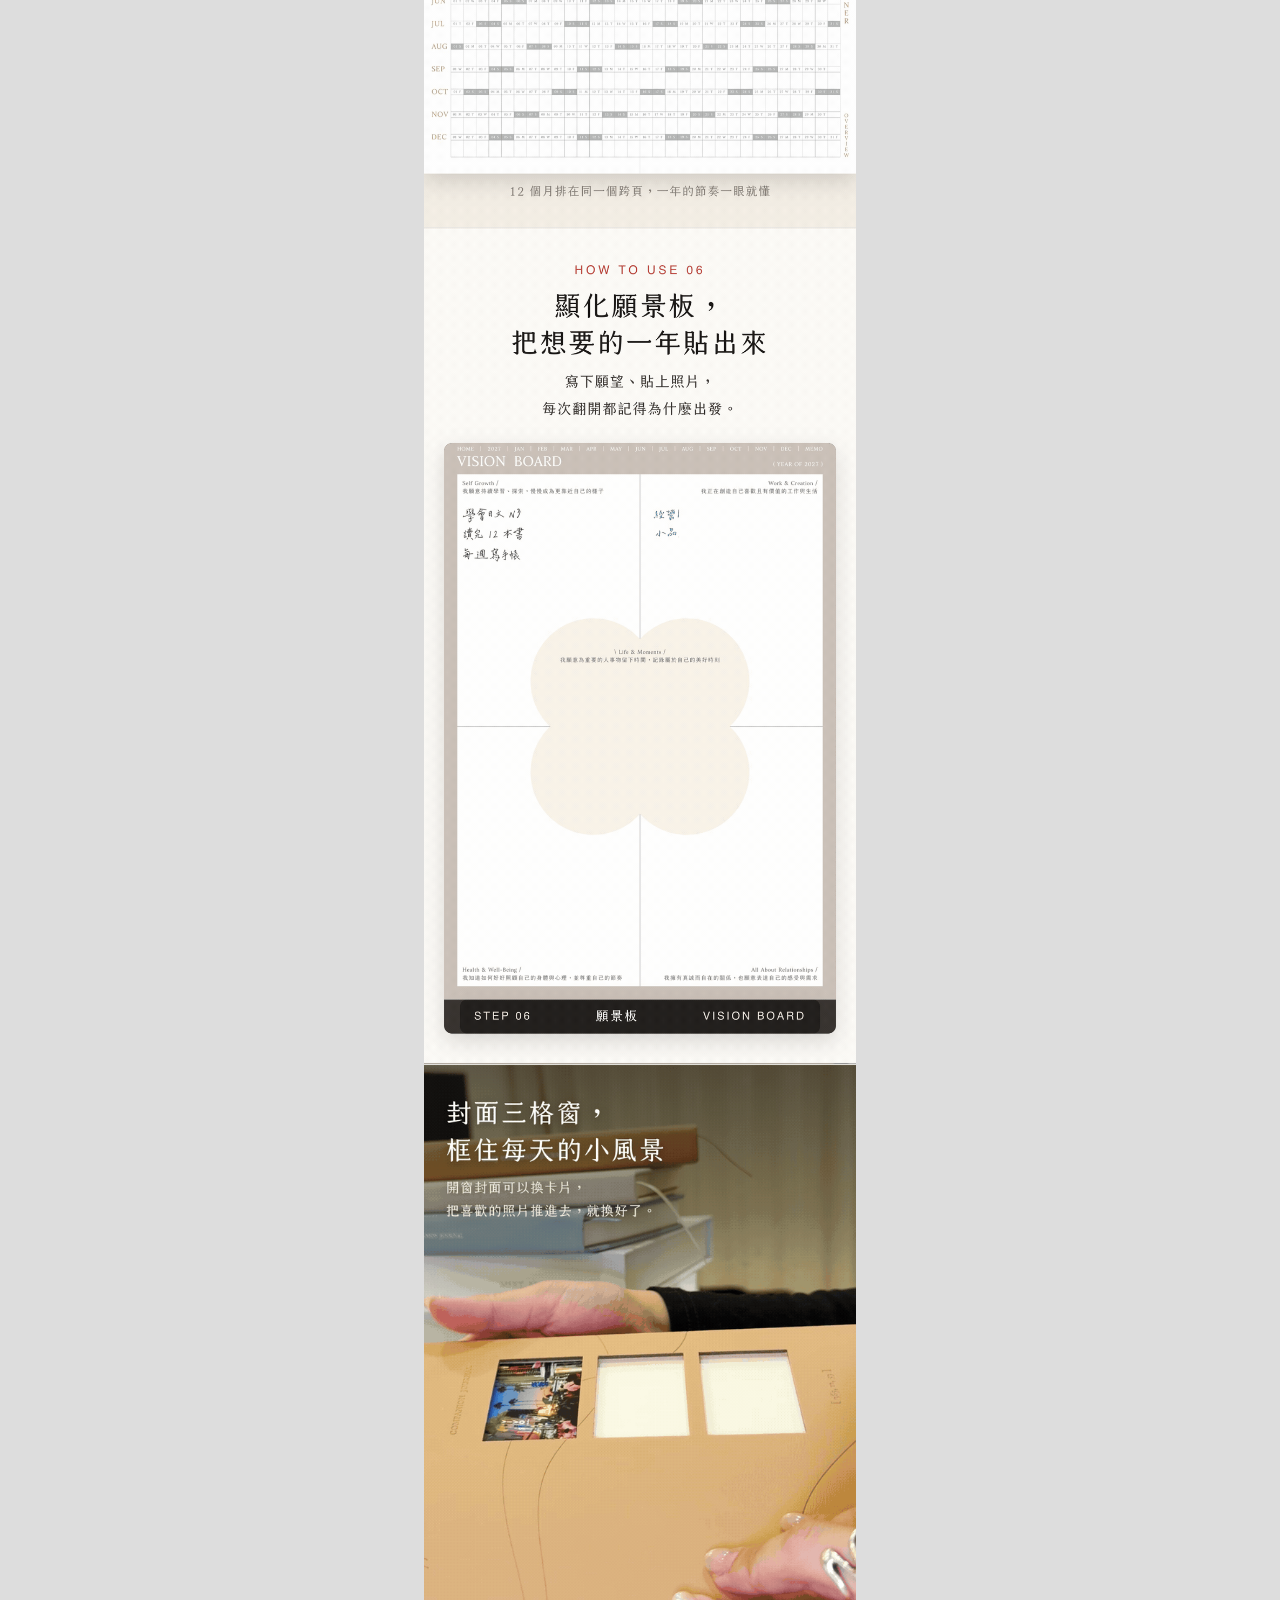
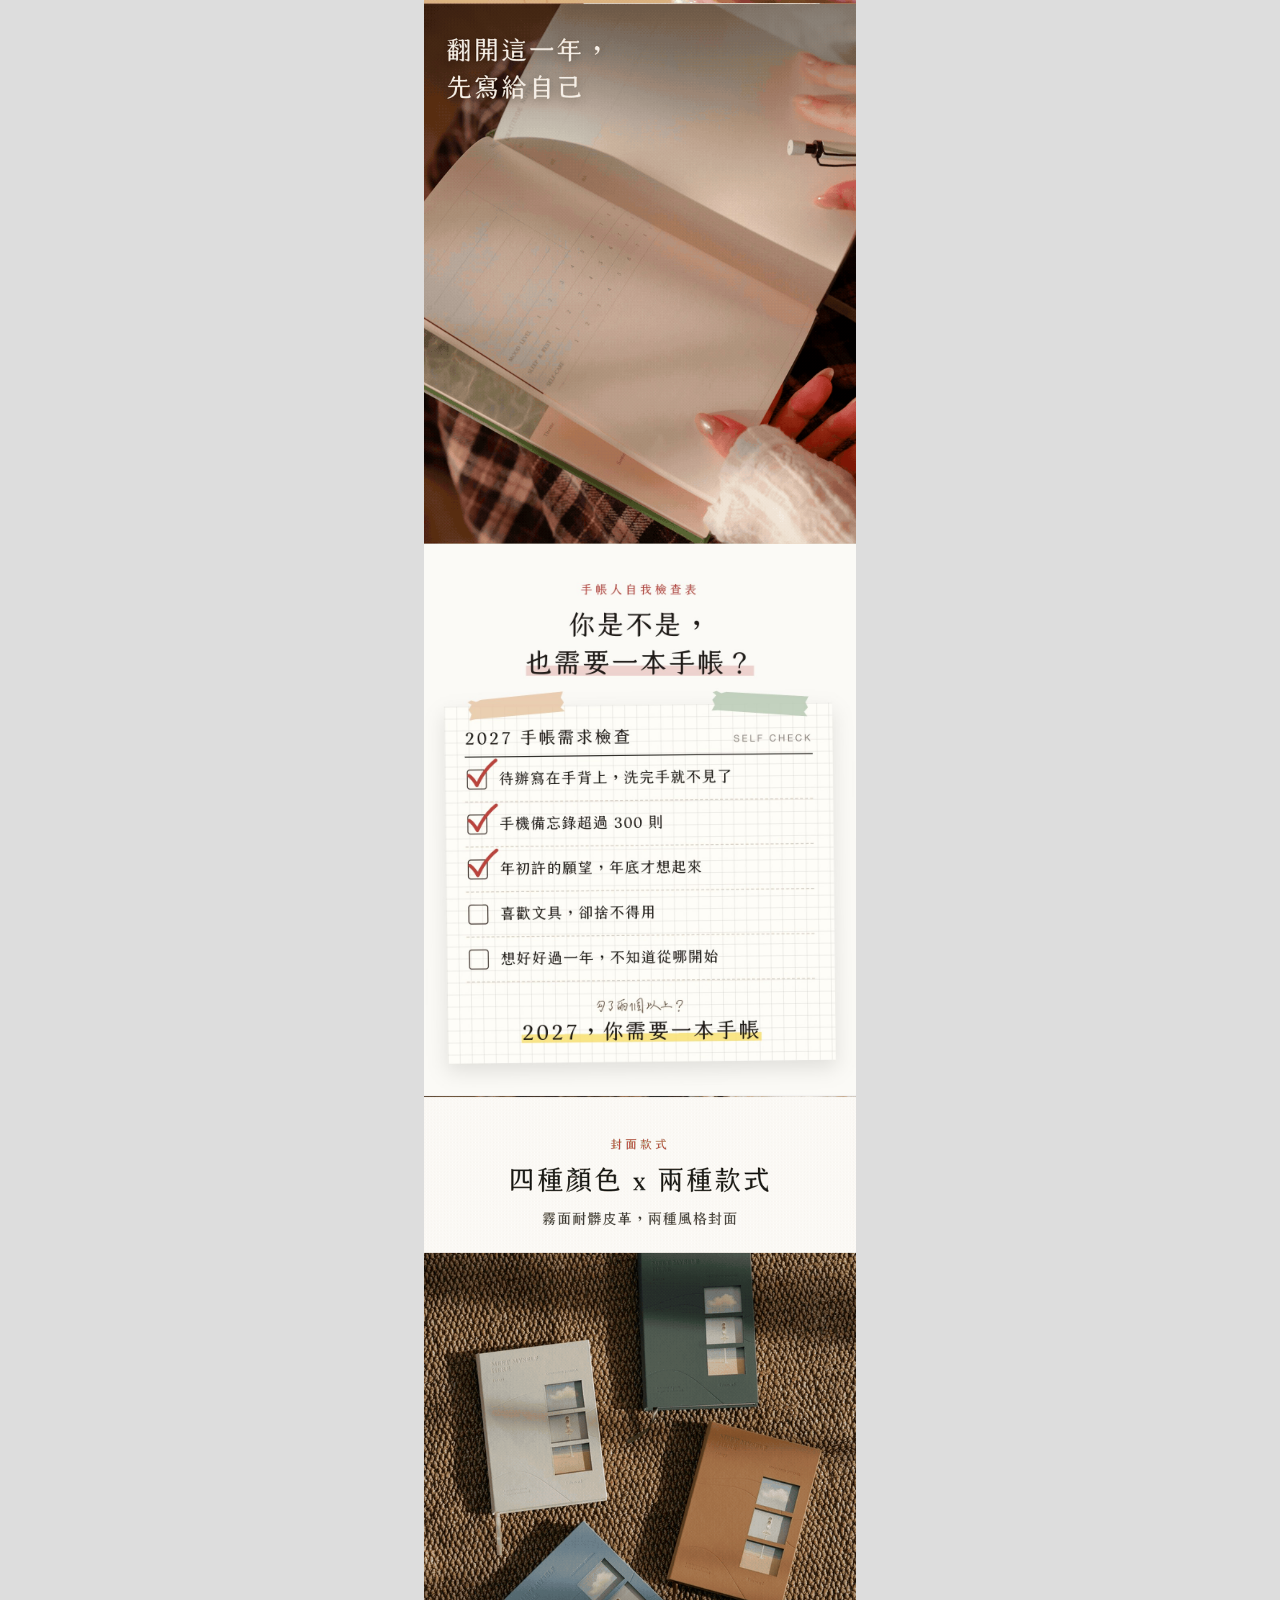
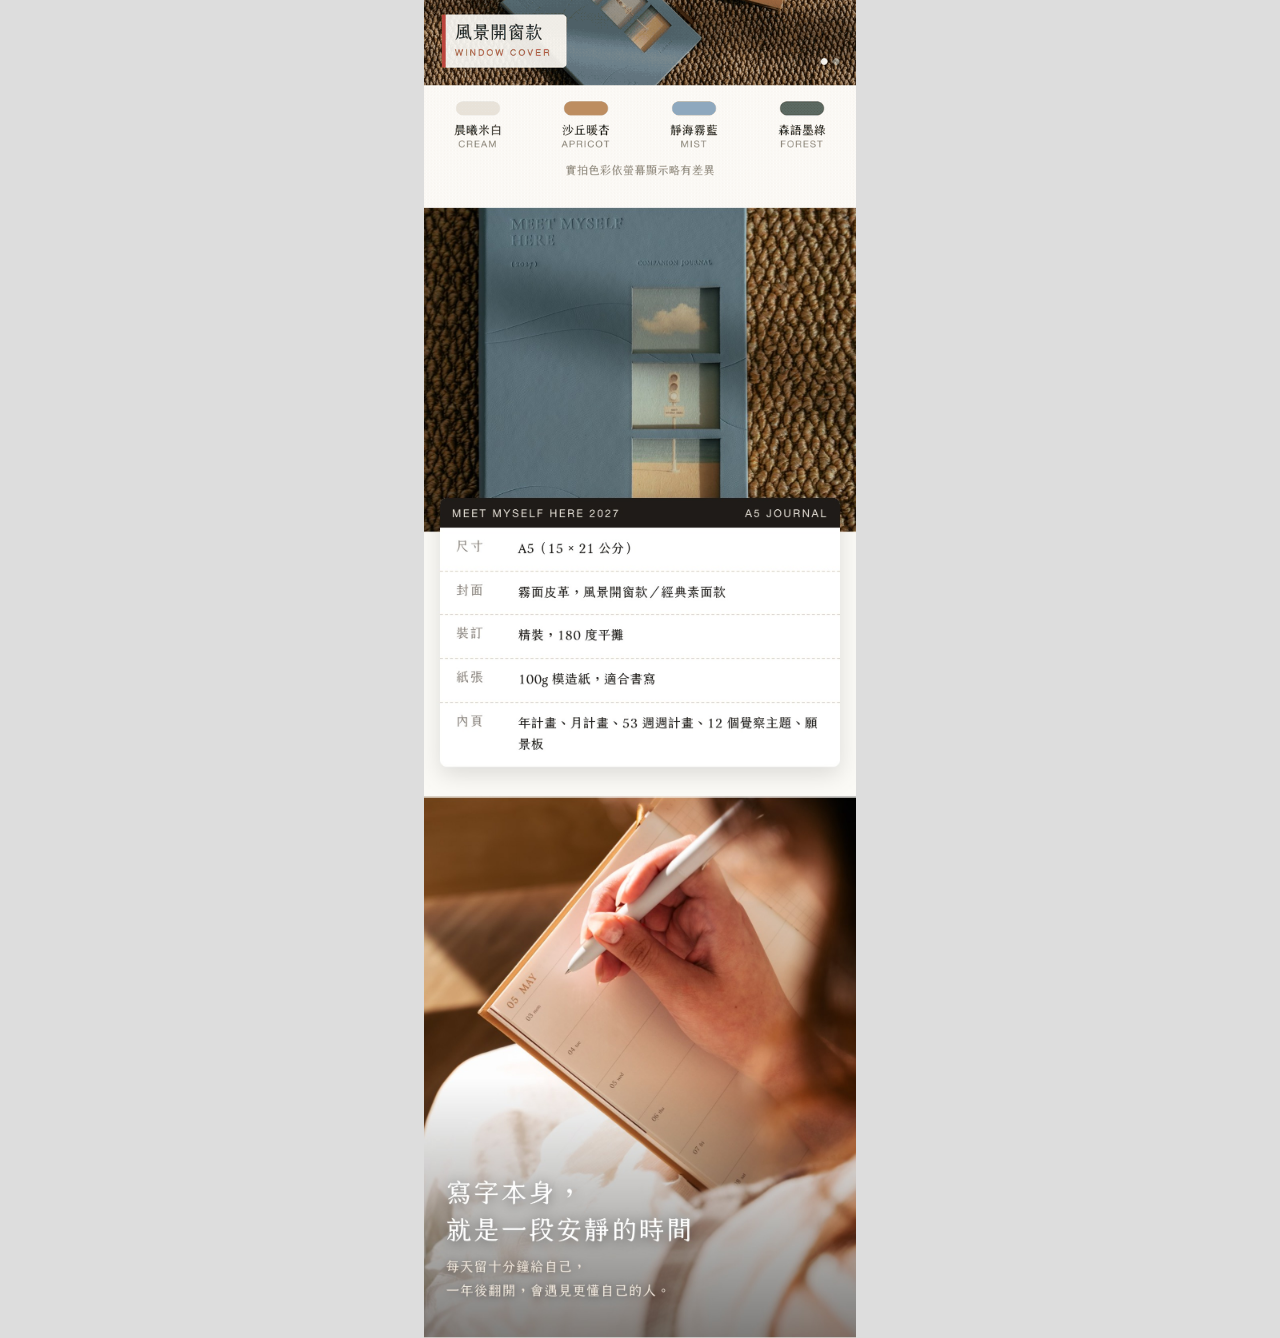
<file: 11.26_手帳_落地頁改版_v11_整頁預覽_動態.html>
<!doctype html><html lang="zh-Hant"><head><meta charset="utf-8"><meta name="viewport" content="width=device-width,initial-scale=1"><title>手帳落地頁 v11</title>
<style>body{margin:0;background:#ddd}main{max-width:432px;margin:0 auto;background:#fff}img{display:block;width:100%}</style></head><body><main>
<img src="說明圖_1080寬/03_誰適合這本手帳.jpg" loading="lazy">
<img src="說明圖_1080寬/03a_受眾卡_每年寫到三月_交換禮物.jpg" loading="lazy">
<img src="說明圖_1080寬/03c_送禮範例_打開禮盒_GIF.gif" loading="lazy">
<img src="說明圖_1080寬/03d_先寫第一頁再送_扉頁手寫_GIF.gif" loading="lazy">
<img src="說明圖_1080寬/04_數字列.jpg" loading="lazy">
<img src="說明圖_1080寬/04a_寫不下去的三個瞬間.jpg" loading="lazy">
<img src="說明圖_1080寬/05_章節01_一週.jpg" loading="lazy">
<img src="說明圖_1080寬/05a_週計畫_GIF.gif" loading="lazy">
<img src="說明圖_1080寬/05b_方格頁甘特圖_GIF.gif" loading="lazy">
<img src="說明圖_1080寬/05c_章節02_一個月.jpg" loading="lazy">
<img src="說明圖_1080寬/06_月計畫攤平_GIF.gif" loading="lazy">
<img src="說明圖_1080寬/06x_翻開就平攤_GIF.gif" loading="lazy">
<img src="說明圖_1080寬/06a_每月覺察_GIF.gif" loading="lazy">
<img src="說明圖_1080寬/06b0_章節03_一整年.jpg" loading="lazy">
<img src="說明圖_1080寬/06b_年計畫甘特圖_GIF.gif" loading="lazy">
<img src="說明圖_1080寬/06c_顯化願景板_GIF.gif" loading="lazy">
<img src="說明圖_1080寬/07_開窗封面推照片進去_GIF.gif" loading="lazy">
<img src="說明圖_1080寬/08_翻開這一年_GIF.gif" loading="lazy">
<img src="說明圖_1080寬/09_手帳人自我檢查表.jpg" loading="lazy">
<img src="說明圖_1080寬/10_四種顏色兩種款式_輪播_GIF.gif" loading="lazy">
<img src="說明圖_1080寬/11_規格.jpg" loading="lazy">
<img src="說明圖_1080寬/12_轉折.jpg" loading="lazy">
</main></body></html>
</file>
